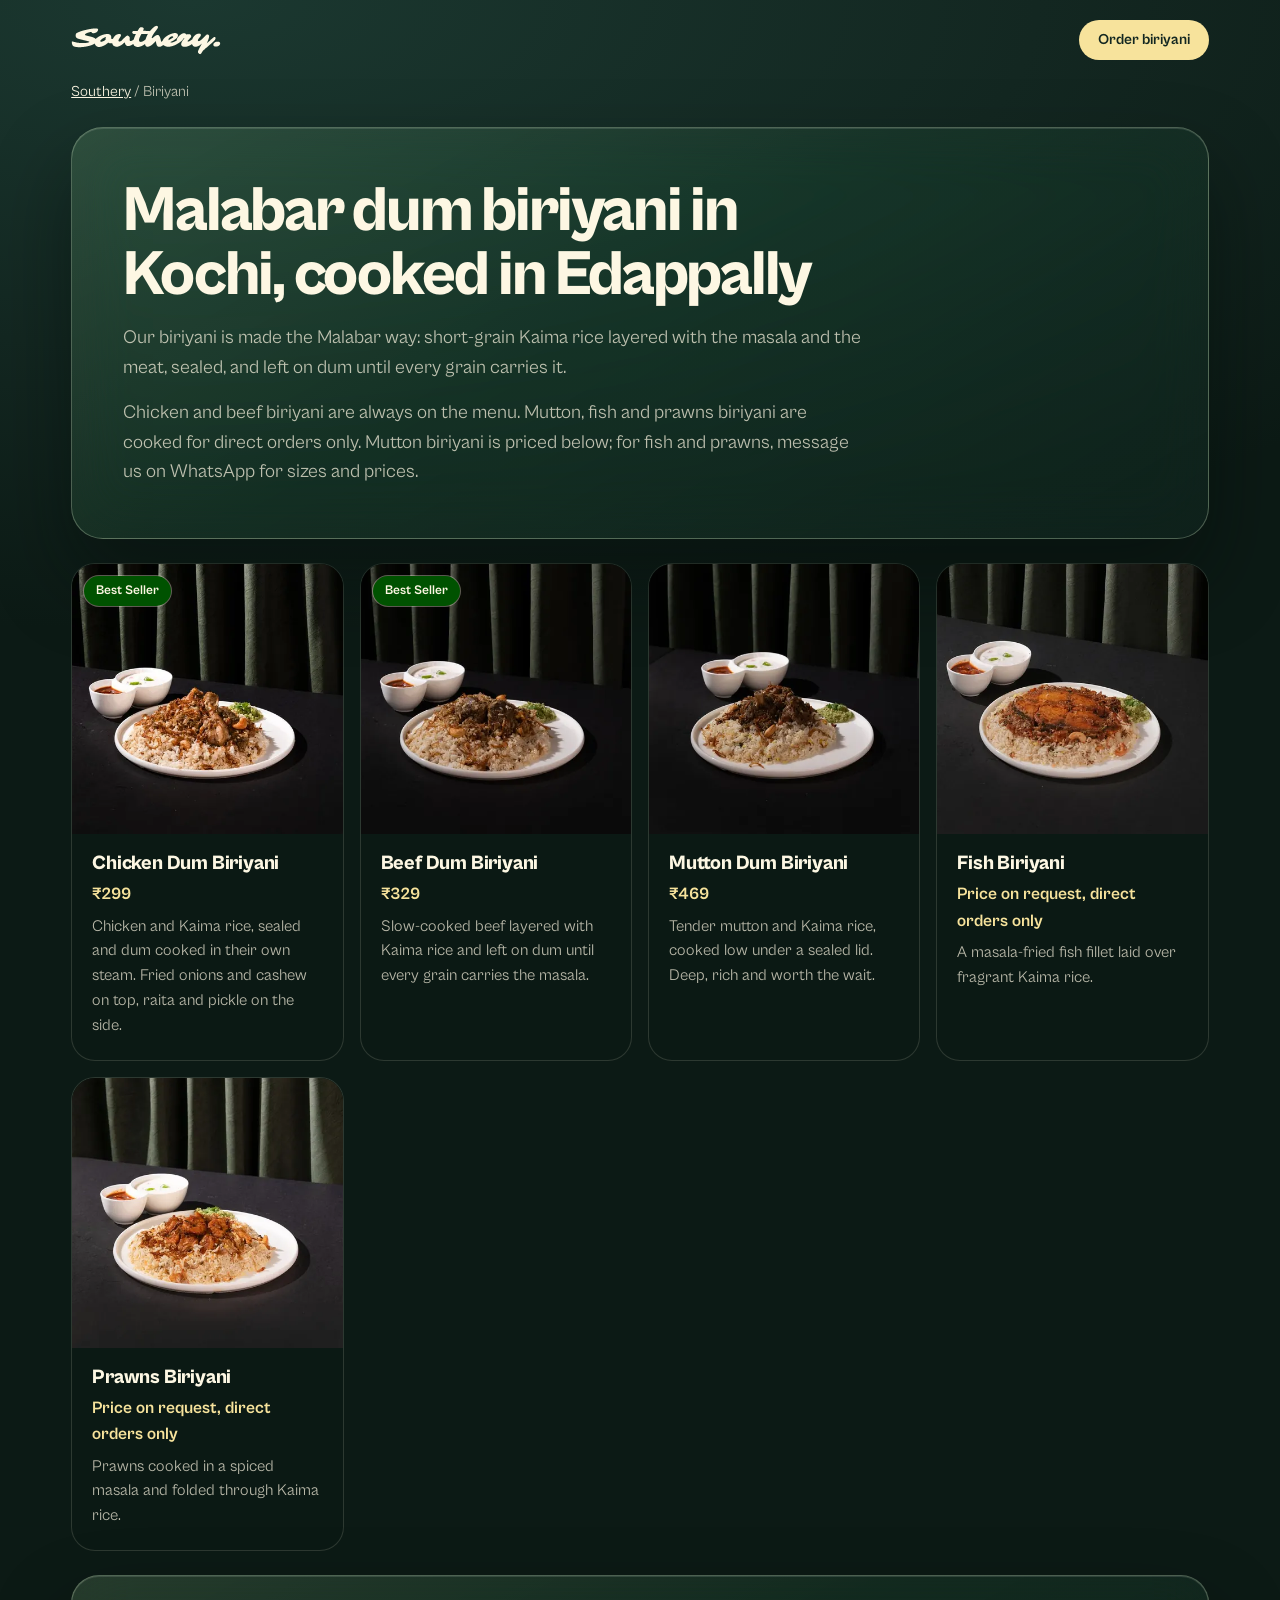
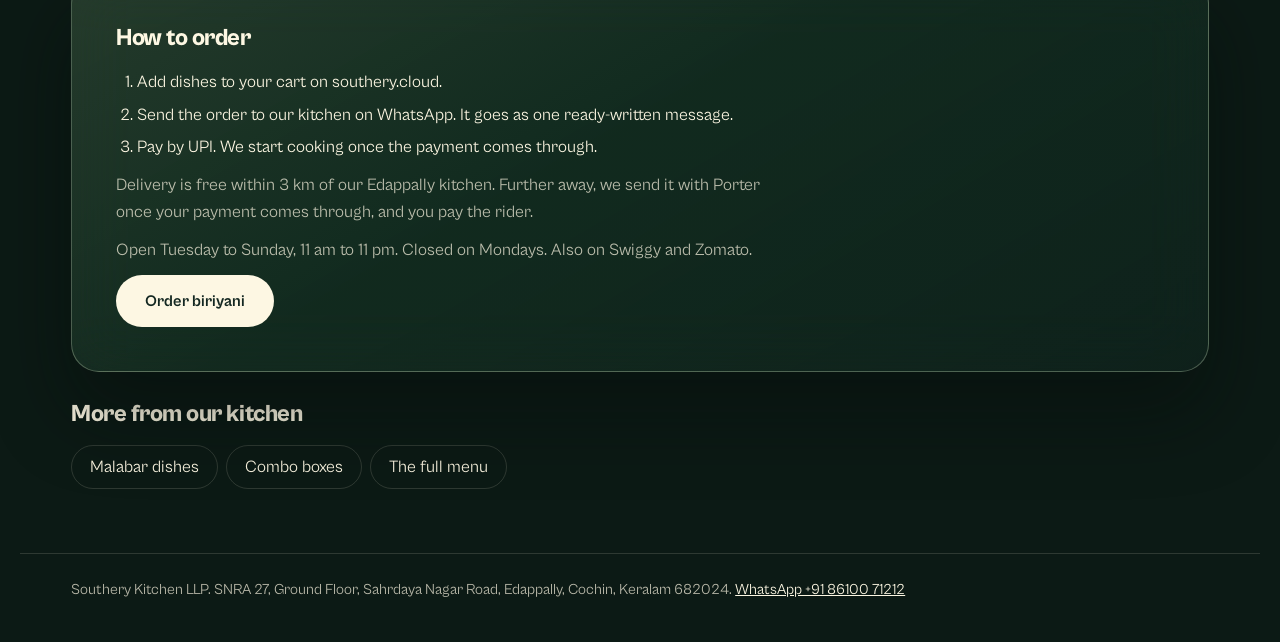
<file: biriyani.html>
<!doctype html>
<!-- Built by scripts/menu-snapshot.js from app.js and scripts/pages.js. Edit those, not this file. -->
<html lang="en">
<head>
<meta charset="utf-8">
<meta name="viewport" content="width=device-width, initial-scale=1, viewport-fit=cover">
<title>Malabar dum biriyani in Kochi — Southery, Edappally</title>
<meta name="description" content="Chicken and beef dum biriyani on Kaima rice, with mutton, fish and prawns biriyani on direct orders. Cooked in our Edappally kitchen and delivered across Kochi.">
<link rel="canonical" href="https://southery.cloud/biriyani">
<meta name="theme-color" content="#132721">
<link rel="icon" href="/favicon.svg" type="image/svg+xml">
<link rel="manifest" href="/manifest.webmanifest">
<meta property="og:type" content="website">
<meta property="og:site_name" content="Southery">
<meta property="og:locale" content="en_IN">
<meta property="og:url" content="https://southery.cloud/biriyani">
<meta property="og:title" content="Malabar dum biriyani in Kochi, cooked in Edappally — Southery">
<meta property="og:description" content="Chicken and beef dum biriyani on Kaima rice, with mutton, fish and prawns biriyani on direct orders. Cooked in our Edappally kitchen and delivered across Kochi.">
<meta property="og:image" content="https://southery.cloud/assets/photos/og-southery.jpg">
<meta name="twitter:card" content="summary_large_image">
<link rel="preload" href="/assets/fonts/cabinet-800.woff2" as="font" type="font/woff2" crossorigin>
<link rel="stylesheet" href="/styles.css">
<script type="application/ld+json">{"@context":"https://schema.org","@type":"BreadcrumbList","itemListElement":[{"@type":"ListItem","position":1,"name":"Southery","item":"https://southery.cloud/"},{"@type":"ListItem","position":2,"name":"Biriyani","item":"https://southery.cloud/biriyani"}]}</script>
<script type="application/ld+json">{"@context":"https://schema.org","@type":"MenuSection","name":"Biriyani","url":"https://southery.cloud/biriyani","isPartOf":{"@type":"Menu","@id":"https://southery.cloud/#southery-menu"},"hasMenuItem":[{"@type":"MenuItem","name":"Chicken Dum Biriyani","description":"Chicken and Kaima rice, sealed and dum cooked in their own steam. Fried onions and cashew on top, raita and pickle on the side.","url":"https://southery.cloud/biriyani#chicken-dum-biriyani","offers":{"@type":"Offer","price":"299","priceCurrency":"INR"},"image":"https://southery.cloud/assets/photos/chicken-dum-biriyani.jpg"},{"@type":"MenuItem","name":"Beef Dum Biriyani","description":"Slow-cooked beef layered with Kaima rice and left on dum until every grain carries the masala.","url":"https://southery.cloud/biriyani#beef-dum-biriyani","offers":{"@type":"Offer","price":"329","priceCurrency":"INR"},"image":"https://southery.cloud/assets/photos/beef-dum-biriyani.jpg"},{"@type":"MenuItem","name":"Mutton Dum Biriyani","description":"Tender mutton and Kaima rice, cooked low under a sealed lid. Deep, rich and worth the wait.","url":"https://southery.cloud/biriyani#mutton-dum-biriyani","offers":{"@type":"Offer","price":"469","priceCurrency":"INR"},"image":"https://southery.cloud/assets/photos/mutton-dum-biriyani.jpg"},{"@type":"MenuItem","name":"Fish Biriyani","description":"A masala-fried fish fillet laid over fragrant Kaima rice.","url":"https://southery.cloud/biriyani#fish-biriyani","image":"https://southery.cloud/assets/photos/fish-biriyani.jpg"},{"@type":"MenuItem","name":"Prawns Biriyani","description":"Prawns cooked in a spiced masala and folded through Kaima rice.","url":"https://southery.cloud/biriyani#prawns-biriyani","image":"https://southery.cloud/assets/photos/prawns-biriyani.jpg"}]}</script>
</head>
<body class="dp">
<a class="skip" href="#dishes">Skip to the dishes</a>
<header class="dp-top wrap"><a href="/" class="dp-top__logo"><img src="/assets/logo/southery-script-ivory.svg" alt="Southery home" width="150" height="30"></a><a class="btn btn--gold btn--sm" href="/#menu-biriyani">Order biriyani</a></header>
<main class="wrap dp-main">
<nav class="dp-crumbs" aria-label="Breadcrumb"><a href="/">Southery</a> <span aria-hidden="true">/</span> <span aria-current="page">Biriyani</span></nav>
<section class="pane dp-intro" aria-labelledby="dp-title"><h1 id="dp-title" class="h2">Malabar dum biriyani in Kochi, cooked in Edappally</h1><p>Our biriyani is made the Malabar way: short-grain Kaima rice layered with the masala and the meat, sealed, and left on dum until every grain carries it.</p><p>Chicken and beef biriyani are always on the menu. Mutton, fish and prawns biriyani are cooked for direct orders only. Mutton biriyani is priced below; for fish and prawns, message us on WhatsApp for sizes and prices.</p></section>
<section id="dishes" class="dp-dishes" aria-label="Biriyani">
<article class="dp-dish" id="chicken-dum-biriyani"><div class="dp-dish__photo"><picture><source type="image/webp" srcset="/assets/photos/chicken-dum-biriyani-480.webp 480w, /assets/photos/chicken-dum-biriyani-720.webp 720w" sizes="(max-width: 560px) 92vw, 360px"><img src="/assets/photos/chicken-dum-biriyani.jpg" alt="Chicken Dum Biriyani" width="720" height="720" decoding="async"></picture><span class="dish__tag dish__tag--best">Best Seller</span></div><div class="dp-dish__body"><h3>Chicken Dum Biriyani</h3><p class="dp-dish__price">₹299</p><p>Chicken and Kaima rice, sealed and dum cooked in their own steam. Fried onions and cashew on top, raita and pickle on the side.</p></div></article>
<article class="dp-dish" id="beef-dum-biriyani"><div class="dp-dish__photo"><picture><source type="image/webp" srcset="/assets/photos/beef-dum-biriyani-480.webp 480w, /assets/photos/beef-dum-biriyani-720.webp 720w" sizes="(max-width: 560px) 92vw, 360px"><img src="/assets/photos/beef-dum-biriyani.jpg" alt="Beef Dum Biriyani" width="720" height="720" decoding="async"></picture><span class="dish__tag dish__tag--best">Best Seller</span></div><div class="dp-dish__body"><h3>Beef Dum Biriyani</h3><p class="dp-dish__price">₹329</p><p>Slow-cooked beef layered with Kaima rice and left on dum until every grain carries the masala.</p></div></article>
<article class="dp-dish" id="mutton-dum-biriyani"><div class="dp-dish__photo"><picture><source type="image/webp" srcset="/assets/photos/mutton-dum-biriyani-480.webp 480w, /assets/photos/mutton-dum-biriyani-720.webp 720w" sizes="(max-width: 560px) 92vw, 360px"><img src="/assets/photos/mutton-dum-biriyani.jpg" alt="Mutton Dum Biriyani" width="720" height="720" decoding="async"></picture></div><div class="dp-dish__body"><h3>Mutton Dum Biriyani</h3><p class="dp-dish__price">₹469</p><p>Tender mutton and Kaima rice, cooked low under a sealed lid. Deep, rich and worth the wait.</p></div></article>
<article class="dp-dish" id="fish-biriyani"><div class="dp-dish__photo"><picture><source type="image/webp" srcset="/assets/photos/fish-biriyani-480.webp 480w, /assets/photos/fish-biriyani-720.webp 720w" sizes="(max-width: 560px) 92vw, 360px"><img src="/assets/photos/fish-biriyani.jpg" alt="Fish Biriyani" width="720" height="720" loading="lazy" decoding="async"></picture></div><div class="dp-dish__body"><h3>Fish Biriyani</h3><p class="dp-dish__price">Price on request, direct orders only</p><p>A masala-fried fish fillet laid over fragrant Kaima rice.</p></div></article>
<article class="dp-dish" id="prawns-biriyani"><div class="dp-dish__photo"><picture><source type="image/webp" srcset="/assets/photos/prawns-biriyani-480.webp 480w, /assets/photos/prawns-biriyani-720.webp 720w" sizes="(max-width: 560px) 92vw, 360px"><img src="/assets/photos/prawns-biriyani.jpg" alt="Prawns Biriyani" width="720" height="720" loading="lazy" decoding="async"></picture></div><div class="dp-dish__body"><h3>Prawns Biriyani</h3><p class="dp-dish__price">Price on request, direct orders only</p><p>Prawns cooked in a spiced masala and folded through Kaima rice.</p></div></article>
</section>
<section class="pane dp-how" aria-labelledby="how-title"><h2 id="how-title">How to order</h2><ol><li>Add dishes to your cart on southery.cloud.</li><li>Send the order to our kitchen on WhatsApp. It goes as one ready-written message.</li><li>Pay by UPI. We start cooking once the payment comes through.</li></ol><p>Delivery is free within 3 km of our Edappally kitchen. Further away, we send it with Porter once your payment comes through, and you pay the rider.</p><p>Open Tuesday to Sunday, 11 am to 11 pm. Closed on Mondays. Also on Swiggy and Zomato.</p><a class="btn btn--ivory" href="/#menu-biriyani">Order biriyani</a></section>
<nav class="dp-more" aria-label="More from the menu"><h2>More from our kitchen</h2><ul><li><a href="/malabar-dishes">Malabar dishes</a></li><li><a href="/combo-boxes">Combo boxes</a></li><li><a href="/#menu">The full menu</a></li></ul></nav>
</main>
<footer class="dp-foot wrap"><p>Southery Kitchen LLP. SNRA 27, Ground Floor, Sahrdaya Nagar Road, Edappally, Cochin, Keralam 682024. <a href="https://wa.me/918610071212">WhatsApp +91 86100 71212</a></p></footer>
</body>
</html>
</file>
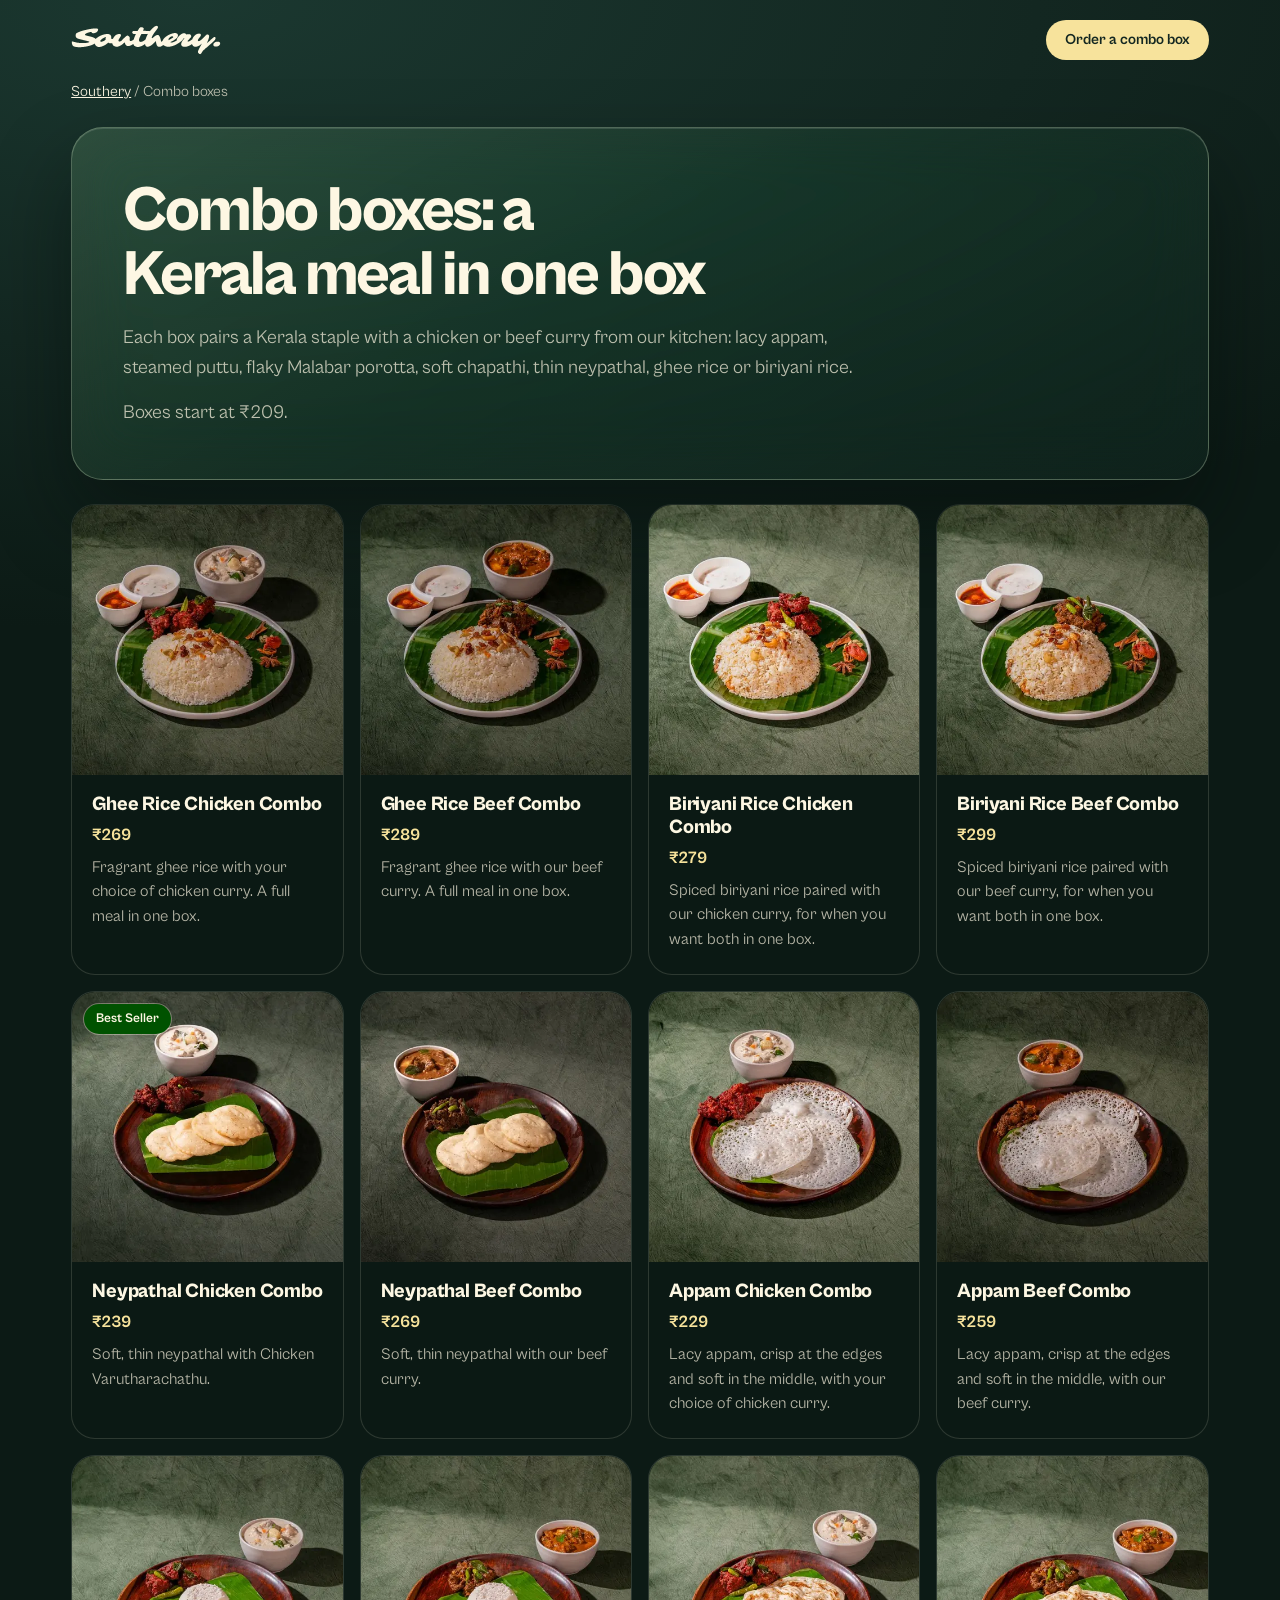
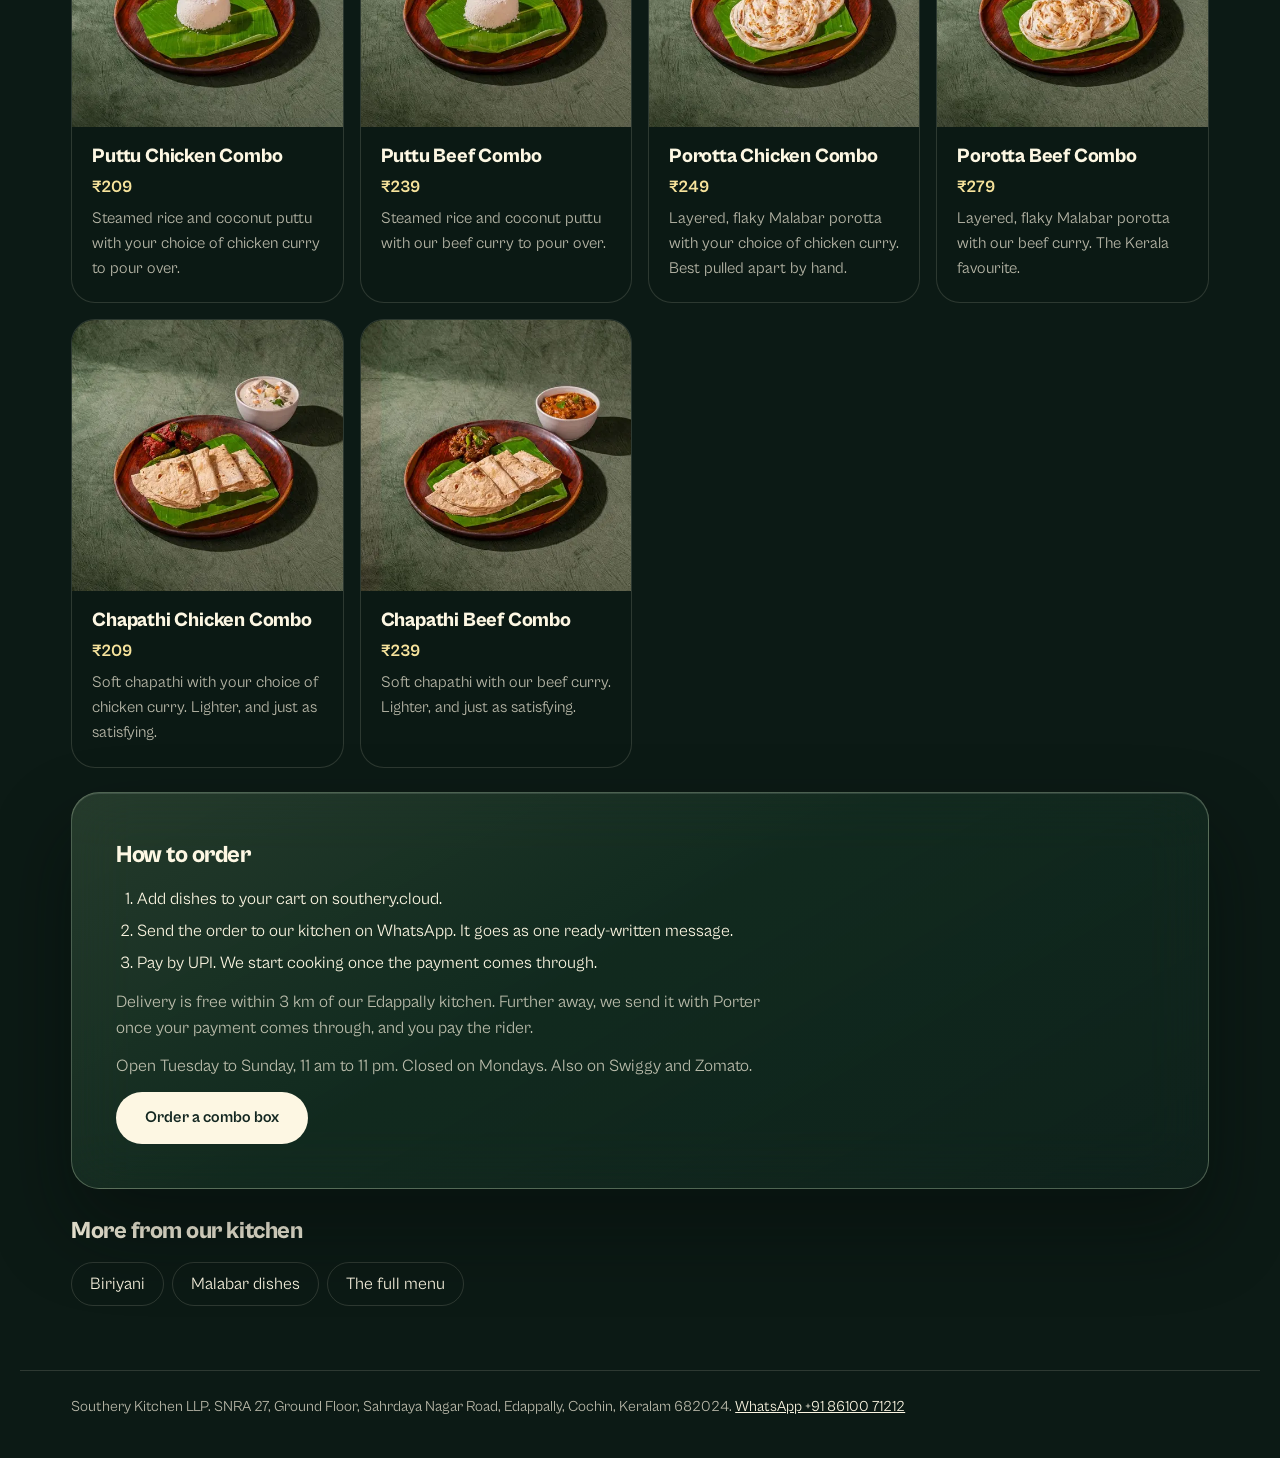
<file: combo-boxes.html>
<!doctype html>
<!-- Built by scripts/menu-snapshot.js from app.js and scripts/pages.js. Edit those, not this file. -->
<html lang="en">
<head>
<meta charset="utf-8">
<meta name="viewport" content="width=device-width, initial-scale=1, viewport-fit=cover">
<title>Kerala combo boxes in Kochi: appam, puttu, porotta — Southery</title>
<meta name="description" content="Appam, puttu, porotta, chapathi, neypathal, ghee rice or biriyani rice with chicken or beef curry, in one box. From ₹209, delivered across Kochi from Edappally.">
<link rel="canonical" href="https://southery.cloud/combo-boxes">
<meta name="theme-color" content="#132721">
<link rel="icon" href="/favicon.svg" type="image/svg+xml">
<link rel="manifest" href="/manifest.webmanifest">
<meta property="og:type" content="website">
<meta property="og:site_name" content="Southery">
<meta property="og:locale" content="en_IN">
<meta property="og:url" content="https://southery.cloud/combo-boxes">
<meta property="og:title" content="Combo boxes: a Kerala meal in one box — Southery">
<meta property="og:description" content="Appam, puttu, porotta, chapathi, neypathal, ghee rice or biriyani rice with chicken or beef curry, in one box. From ₹209, delivered across Kochi from Edappally.">
<meta property="og:image" content="https://southery.cloud/assets/photos/og-southery.jpg">
<meta name="twitter:card" content="summary_large_image">
<link rel="preload" href="/assets/fonts/cabinet-800.woff2" as="font" type="font/woff2" crossorigin>
<link rel="stylesheet" href="/styles.css">
<script type="application/ld+json">{"@context":"https://schema.org","@type":"BreadcrumbList","itemListElement":[{"@type":"ListItem","position":1,"name":"Southery","item":"https://southery.cloud/"},{"@type":"ListItem","position":2,"name":"Combo boxes","item":"https://southery.cloud/combo-boxes"}]}</script>
<script type="application/ld+json">{"@context":"https://schema.org","@type":"MenuSection","name":"Boxes","url":"https://southery.cloud/combo-boxes","isPartOf":{"@type":"Menu","@id":"https://southery.cloud/#southery-menu"},"hasMenuItem":[{"@type":"MenuItem","name":"Ghee Rice Chicken Combo","description":"Fragrant ghee rice with your choice of chicken curry. A full meal in one box.","url":"https://southery.cloud/combo-boxes#ghee-rice-chicken-combo","offers":{"@type":"Offer","price":"269","priceCurrency":"INR"},"image":"https://southery.cloud/assets/photos/ghee-rice-chicken-combo.jpg"},{"@type":"MenuItem","name":"Ghee Rice Beef Combo","description":"Fragrant ghee rice with our beef curry. A full meal in one box.","url":"https://southery.cloud/combo-boxes#ghee-rice-beef-combo","offers":{"@type":"Offer","price":"289","priceCurrency":"INR"},"image":"https://southery.cloud/assets/photos/ghee-rice-beef-combo.jpg"},{"@type":"MenuItem","name":"Biriyani Rice Chicken Combo","description":"Spiced biriyani rice paired with our chicken curry, for when you want both in one box.","url":"https://southery.cloud/combo-boxes#biriyani-rice-chicken-combo","offers":{"@type":"Offer","price":"279","priceCurrency":"INR"},"image":"https://southery.cloud/assets/photos/biriyani-rice-chicken-combo.jpg"},{"@type":"MenuItem","name":"Biriyani Rice Beef Combo","description":"Spiced biriyani rice paired with our beef curry, for when you want both in one box.","url":"https://southery.cloud/combo-boxes#biriyani-rice-beef-combo","offers":{"@type":"Offer","price":"299","priceCurrency":"INR"},"image":"https://southery.cloud/assets/photos/biriyani-rice-beef-combo.jpg"},{"@type":"MenuItem","name":"Neypathal Chicken Combo","description":"Soft, thin neypathal with Chicken Varutharachathu.","url":"https://southery.cloud/combo-boxes#pathal-chicken-combo","offers":{"@type":"Offer","price":"239","priceCurrency":"INR"},"image":"https://southery.cloud/assets/photos/pathal-chicken-combo.jpg"},{"@type":"MenuItem","name":"Neypathal Beef Combo","description":"Soft, thin neypathal with our beef curry.","url":"https://southery.cloud/combo-boxes#pathal-beef-combo","offers":{"@type":"Offer","price":"269","priceCurrency":"INR"},"image":"https://southery.cloud/assets/photos/pathal-beef-combo.jpg"},{"@type":"MenuItem","name":"Appam Chicken Combo","description":"Lacy appam, crisp at the edges and soft in the middle, with your choice of chicken curry.","url":"https://southery.cloud/combo-boxes#appam-chicken-combo","offers":{"@type":"Offer","price":"229","priceCurrency":"INR"},"image":"https://southery.cloud/assets/photos/appam-chicken-combo.jpg"},{"@type":"MenuItem","name":"Appam Beef Combo","description":"Lacy appam, crisp at the edges and soft in the middle, with our beef curry.","url":"https://southery.cloud/combo-boxes#appam-beef-combo","offers":{"@type":"Offer","price":"259","priceCurrency":"INR"},"image":"https://southery.cloud/assets/photos/appam-beef-combo.jpg"},{"@type":"MenuItem","name":"Puttu Chicken Combo","description":"Steamed rice and coconut puttu with your choice of chicken curry to pour over.","url":"https://southery.cloud/combo-boxes#puttu-chicken-combo","offers":{"@type":"Offer","price":"209","priceCurrency":"INR"},"image":"https://southery.cloud/assets/photos/puttu-chicken-combo.jpg"},{"@type":"MenuItem","name":"Puttu Beef Combo","description":"Steamed rice and coconut puttu with our beef curry to pour over.","url":"https://southery.cloud/combo-boxes#puttu-beef-combo","offers":{"@type":"Offer","price":"239","priceCurrency":"INR"},"image":"https://southery.cloud/assets/photos/puttu-beef-combo.jpg"},{"@type":"MenuItem","name":"Porotta Chicken Combo","description":"Layered, flaky Malabar porotta with your choice of chicken curry. Best pulled apart by hand.","url":"https://southery.cloud/combo-boxes#porotta-chicken-combo","offers":{"@type":"Offer","price":"249","priceCurrency":"INR"},"image":"https://southery.cloud/assets/photos/porotta-chicken-combo.jpg"},{"@type":"MenuItem","name":"Porotta Beef Combo","description":"Layered, flaky Malabar porotta with our beef curry. The Kerala favourite.","url":"https://southery.cloud/combo-boxes#porotta-beef-combo","offers":{"@type":"Offer","price":"279","priceCurrency":"INR"},"image":"https://southery.cloud/assets/photos/porotta-beef-combo.jpg"},{"@type":"MenuItem","name":"Chapathi Chicken Combo","description":"Soft chapathi with your choice of chicken curry. Lighter, and just as satisfying.","url":"https://southery.cloud/combo-boxes#chapathi-chicken-combo","offers":{"@type":"Offer","price":"209","priceCurrency":"INR"},"image":"https://southery.cloud/assets/photos/chapathi-chicken-combo.jpg"},{"@type":"MenuItem","name":"Chapathi Beef Combo","description":"Soft chapathi with our beef curry. Lighter, and just as satisfying.","url":"https://southery.cloud/combo-boxes#chapathi-beef-combo","offers":{"@type":"Offer","price":"239","priceCurrency":"INR"},"image":"https://southery.cloud/assets/photos/chapathi-beef-combo.jpg"}]}</script>
</head>
<body class="dp">
<a class="skip" href="#dishes">Skip to the dishes</a>
<header class="dp-top wrap"><a href="/" class="dp-top__logo"><img src="/assets/logo/southery-script-ivory.svg" alt="Southery home" width="150" height="30"></a><a class="btn btn--gold btn--sm" href="/#menu-boxes">Order a combo box</a></header>
<main class="wrap dp-main">
<nav class="dp-crumbs" aria-label="Breadcrumb"><a href="/">Southery</a> <span aria-hidden="true">/</span> <span aria-current="page">Combo boxes</span></nav>
<section class="pane dp-intro" aria-labelledby="dp-title"><h1 id="dp-title" class="h2">Combo boxes: a Kerala meal in one box</h1><p>Each box pairs a Kerala staple with a chicken or beef curry from our kitchen: lacy appam, steamed puttu, flaky Malabar porotta, soft chapathi, thin neypathal, ghee rice or biriyani rice.</p><p>Boxes start at ₹209.</p></section>
<section id="dishes" class="dp-dishes" aria-label="Boxes">
<article class="dp-dish" id="ghee-rice-chicken-combo"><div class="dp-dish__photo"><picture><source type="image/webp" srcset="/assets/photos/ghee-rice-chicken-combo-480.webp 480w, /assets/photos/ghee-rice-chicken-combo-720.webp 720w" sizes="(max-width: 560px) 92vw, 360px"><img src="/assets/photos/ghee-rice-chicken-combo.jpg" alt="Ghee Rice Chicken Combo" width="720" height="720" decoding="async"></picture></div><div class="dp-dish__body"><h3>Ghee Rice Chicken Combo</h3><p class="dp-dish__price">₹269</p><p>Fragrant ghee rice with your choice of chicken curry. A full meal in one box.</p></div></article>
<article class="dp-dish" id="ghee-rice-beef-combo"><div class="dp-dish__photo"><picture><source type="image/webp" srcset="/assets/photos/ghee-rice-beef-combo-480.webp 480w, /assets/photos/ghee-rice-beef-combo-720.webp 720w" sizes="(max-width: 560px) 92vw, 360px"><img src="/assets/photos/ghee-rice-beef-combo.jpg" alt="Ghee Rice Beef Combo" width="720" height="720" decoding="async"></picture></div><div class="dp-dish__body"><h3>Ghee Rice Beef Combo</h3><p class="dp-dish__price">₹289</p><p>Fragrant ghee rice with our beef curry. A full meal in one box.</p></div></article>
<article class="dp-dish" id="biriyani-rice-chicken-combo"><div class="dp-dish__photo"><picture><source type="image/webp" srcset="/assets/photos/biriyani-rice-chicken-combo-480.webp 480w, /assets/photos/biriyani-rice-chicken-combo-720.webp 720w" sizes="(max-width: 560px) 92vw, 360px"><img src="/assets/photos/biriyani-rice-chicken-combo.jpg" alt="Biriyani Rice Chicken Combo" width="720" height="720" decoding="async"></picture></div><div class="dp-dish__body"><h3>Biriyani Rice Chicken Combo</h3><p class="dp-dish__price">₹279</p><p>Spiced biriyani rice paired with our chicken curry, for when you want both in one box.</p></div></article>
<article class="dp-dish" id="biriyani-rice-beef-combo"><div class="dp-dish__photo"><picture><source type="image/webp" srcset="/assets/photos/biriyani-rice-beef-combo-480.webp 480w, /assets/photos/biriyani-rice-beef-combo-720.webp 720w" sizes="(max-width: 560px) 92vw, 360px"><img src="/assets/photos/biriyani-rice-beef-combo.jpg" alt="Biriyani Rice Beef Combo" width="720" height="720" loading="lazy" decoding="async"></picture></div><div class="dp-dish__body"><h3>Biriyani Rice Beef Combo</h3><p class="dp-dish__price">₹299</p><p>Spiced biriyani rice paired with our beef curry, for when you want both in one box.</p></div></article>
<article class="dp-dish" id="pathal-chicken-combo"><div class="dp-dish__photo"><picture><source type="image/webp" srcset="/assets/photos/pathal-chicken-combo-480.webp 480w, /assets/photos/pathal-chicken-combo-720.webp 720w" sizes="(max-width: 560px) 92vw, 360px"><img src="/assets/photos/pathal-chicken-combo.jpg" alt="Neypathal Chicken Combo" width="720" height="720" loading="lazy" decoding="async"></picture><span class="dish__tag dish__tag--best">Best Seller</span></div><div class="dp-dish__body"><h3>Neypathal Chicken Combo</h3><p class="dp-dish__price">₹239</p><p>Soft, thin neypathal with Chicken Varutharachathu.</p></div></article>
<article class="dp-dish" id="pathal-beef-combo"><div class="dp-dish__photo"><picture><source type="image/webp" srcset="/assets/photos/pathal-beef-combo-480.webp 480w, /assets/photos/pathal-beef-combo-720.webp 720w" sizes="(max-width: 560px) 92vw, 360px"><img src="/assets/photos/pathal-beef-combo.jpg" alt="Neypathal Beef Combo" width="720" height="720" loading="lazy" decoding="async"></picture></div><div class="dp-dish__body"><h3>Neypathal Beef Combo</h3><p class="dp-dish__price">₹269</p><p>Soft, thin neypathal with our beef curry.</p></div></article>
<article class="dp-dish" id="appam-chicken-combo"><div class="dp-dish__photo"><picture><source type="image/webp" srcset="/assets/photos/appam-chicken-combo-480.webp 480w, /assets/photos/appam-chicken-combo-720.webp 720w" sizes="(max-width: 560px) 92vw, 360px"><img src="/assets/photos/appam-chicken-combo.jpg" alt="Appam Chicken Combo" width="720" height="720" loading="lazy" decoding="async"></picture></div><div class="dp-dish__body"><h3>Appam Chicken Combo</h3><p class="dp-dish__price">₹229</p><p>Lacy appam, crisp at the edges and soft in the middle, with your choice of chicken curry.</p></div></article>
<article class="dp-dish" id="appam-beef-combo"><div class="dp-dish__photo"><picture><source type="image/webp" srcset="/assets/photos/appam-beef-combo-480.webp 480w, /assets/photos/appam-beef-combo-720.webp 720w" sizes="(max-width: 560px) 92vw, 360px"><img src="/assets/photos/appam-beef-combo.jpg" alt="Appam Beef Combo" width="720" height="720" loading="lazy" decoding="async"></picture></div><div class="dp-dish__body"><h3>Appam Beef Combo</h3><p class="dp-dish__price">₹259</p><p>Lacy appam, crisp at the edges and soft in the middle, with our beef curry.</p></div></article>
<article class="dp-dish" id="puttu-chicken-combo"><div class="dp-dish__photo"><picture><source type="image/webp" srcset="/assets/photos/puttu-chicken-combo-480.webp 480w, /assets/photos/puttu-chicken-combo-720.webp 720w" sizes="(max-width: 560px) 92vw, 360px"><img src="/assets/photos/puttu-chicken-combo.jpg" alt="Puttu Chicken Combo" width="720" height="720" loading="lazy" decoding="async"></picture></div><div class="dp-dish__body"><h3>Puttu Chicken Combo</h3><p class="dp-dish__price">₹209</p><p>Steamed rice and coconut puttu with your choice of chicken curry to pour over.</p></div></article>
<article class="dp-dish" id="puttu-beef-combo"><div class="dp-dish__photo"><picture><source type="image/webp" srcset="/assets/photos/puttu-beef-combo-480.webp 480w, /assets/photos/puttu-beef-combo-720.webp 720w" sizes="(max-width: 560px) 92vw, 360px"><img src="/assets/photos/puttu-beef-combo.jpg" alt="Puttu Beef Combo" width="720" height="720" loading="lazy" decoding="async"></picture></div><div class="dp-dish__body"><h3>Puttu Beef Combo</h3><p class="dp-dish__price">₹239</p><p>Steamed rice and coconut puttu with our beef curry to pour over.</p></div></article>
<article class="dp-dish" id="porotta-chicken-combo"><div class="dp-dish__photo"><picture><source type="image/webp" srcset="/assets/photos/porotta-chicken-combo-480.webp 480w, /assets/photos/porotta-chicken-combo-720.webp 720w" sizes="(max-width: 560px) 92vw, 360px"><img src="/assets/photos/porotta-chicken-combo.jpg" alt="Porotta Chicken Combo" width="720" height="720" loading="lazy" decoding="async"></picture></div><div class="dp-dish__body"><h3>Porotta Chicken Combo</h3><p class="dp-dish__price">₹249</p><p>Layered, flaky Malabar porotta with your choice of chicken curry. Best pulled apart by hand.</p></div></article>
<article class="dp-dish" id="porotta-beef-combo"><div class="dp-dish__photo"><picture><source type="image/webp" srcset="/assets/photos/porotta-beef-combo-480.webp 480w, /assets/photos/porotta-beef-combo-720.webp 720w" sizes="(max-width: 560px) 92vw, 360px"><img src="/assets/photos/porotta-beef-combo.jpg" alt="Porotta Beef Combo" width="720" height="720" loading="lazy" decoding="async"></picture></div><div class="dp-dish__body"><h3>Porotta Beef Combo</h3><p class="dp-dish__price">₹279</p><p>Layered, flaky Malabar porotta with our beef curry. The Kerala favourite.</p></div></article>
<article class="dp-dish" id="chapathi-chicken-combo"><div class="dp-dish__photo"><picture><source type="image/webp" srcset="/assets/photos/chapathi-chicken-combo-480.webp 480w, /assets/photos/chapathi-chicken-combo-720.webp 720w" sizes="(max-width: 560px) 92vw, 360px"><img src="/assets/photos/chapathi-chicken-combo.jpg" alt="Chapathi Chicken Combo" width="720" height="720" loading="lazy" decoding="async"></picture></div><div class="dp-dish__body"><h3>Chapathi Chicken Combo</h3><p class="dp-dish__price">₹209</p><p>Soft chapathi with your choice of chicken curry. Lighter, and just as satisfying.</p></div></article>
<article class="dp-dish" id="chapathi-beef-combo"><div class="dp-dish__photo"><picture><source type="image/webp" srcset="/assets/photos/chapathi-beef-combo-480.webp 480w, /assets/photos/chapathi-beef-combo-720.webp 720w" sizes="(max-width: 560px) 92vw, 360px"><img src="/assets/photos/chapathi-beef-combo.jpg" alt="Chapathi Beef Combo" width="720" height="720" loading="lazy" decoding="async"></picture></div><div class="dp-dish__body"><h3>Chapathi Beef Combo</h3><p class="dp-dish__price">₹239</p><p>Soft chapathi with our beef curry. Lighter, and just as satisfying.</p></div></article>
</section>
<section class="pane dp-how" aria-labelledby="how-title"><h2 id="how-title">How to order</h2><ol><li>Add dishes to your cart on southery.cloud.</li><li>Send the order to our kitchen on WhatsApp. It goes as one ready-written message.</li><li>Pay by UPI. We start cooking once the payment comes through.</li></ol><p>Delivery is free within 3 km of our Edappally kitchen. Further away, we send it with Porter once your payment comes through, and you pay the rider.</p><p>Open Tuesday to Sunday, 11 am to 11 pm. Closed on Mondays. Also on Swiggy and Zomato.</p><a class="btn btn--ivory" href="/#menu-boxes">Order a combo box</a></section>
<nav class="dp-more" aria-label="More from the menu"><h2>More from our kitchen</h2><ul><li><a href="/biriyani">Biriyani</a></li><li><a href="/malabar-dishes">Malabar dishes</a></li><li><a href="/#menu">The full menu</a></li></ul></nav>
</main>
<footer class="dp-foot wrap"><p>Southery Kitchen LLP. SNRA 27, Ground Floor, Sahrdaya Nagar Road, Edappally, Cochin, Keralam 682024. <a href="https://wa.me/918610071212">WhatsApp +91 86100 71212</a></p></footer>
</body>
</html>
</file>
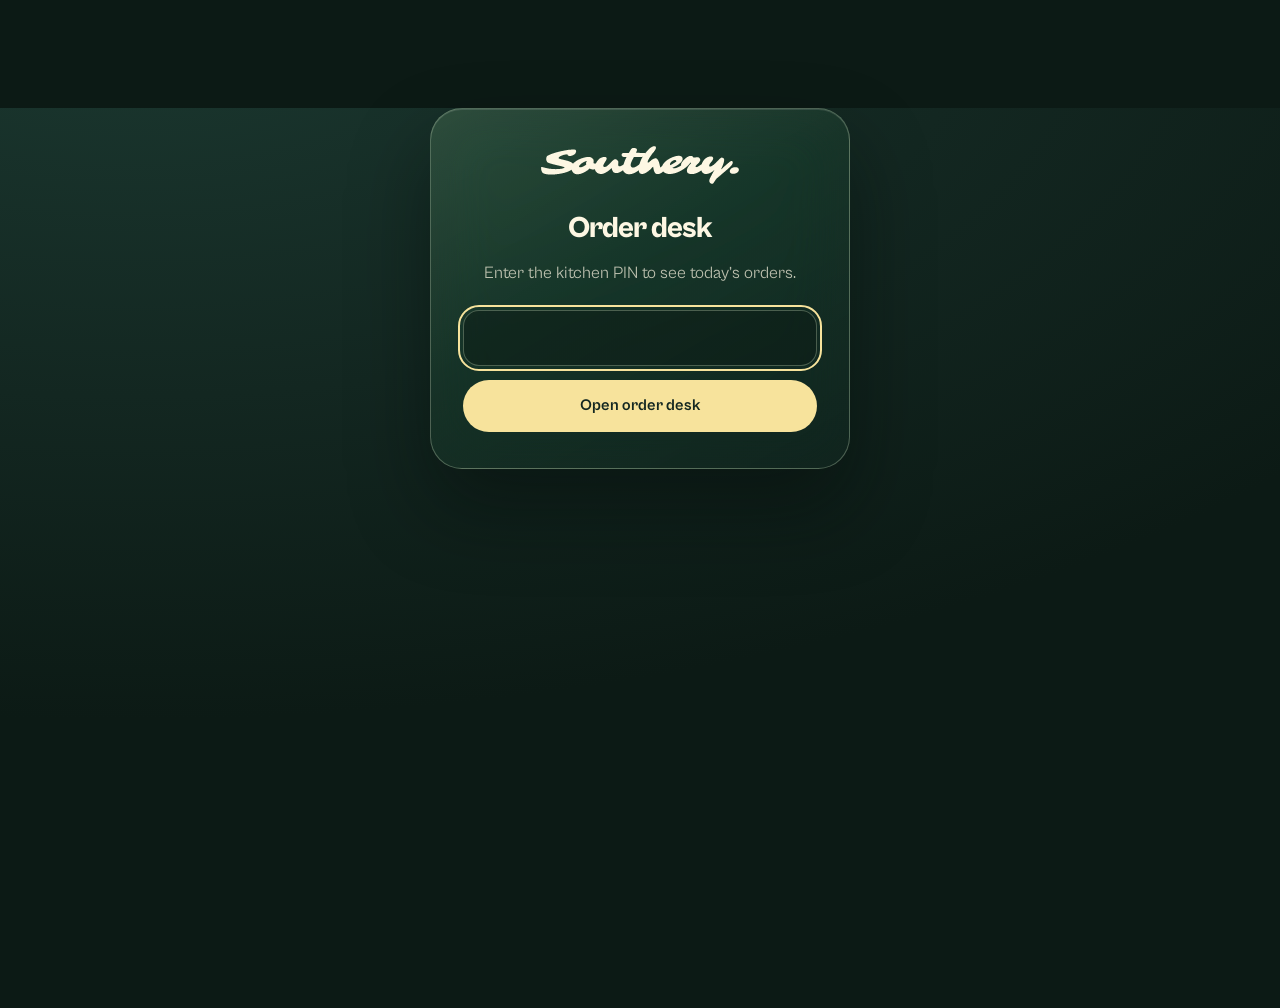
<file: kitchen.html>
<!doctype html>
<html lang="en">
<head>
<meta charset="utf-8">
<meta name="viewport" content="width=device-width, initial-scale=1, viewport-fit=cover">
<title>Order desk — Southery</title>
<meta name="robots" content="noindex, nofollow">
<meta name="theme-color" content="#132721">
<link rel="icon" href="/favicon.svg" type="image/svg+xml">
<link rel="preload" href="/assets/fonts/cabinet-800.woff2" as="font" type="font/woff2" crossorigin>
<link rel="stylesheet" href="/styles.css">
<style>
  html { background: var(--green-deep); }
  body { min-height: 100vh; background: radial-gradient(120% 80% at 10% 0%, var(--green-mid) 0%, var(--green) 55%, var(--green-deep) 100%) fixed; }
  .k-wrap { max-width: 1320px; margin: 0 auto; padding: 0 var(--gutter) 120px; }
  .k-top { display: flex; align-items: center; gap: 16px; padding: 20px 0; flex-wrap: wrap; }
  .k-top img { height: 30px; width: auto; }
  .k-top h1 { font-size: 22px; font-weight: 800; letter-spacing: -0.02em; margin-right: auto; }
  .k-top small { color: var(--ivory-soft); font-size: 14px; }
  .k-pin { max-width: 420px; margin: 12vh auto 0; padding: 36px 32px; text-align: center; }
  .k-pin img { margin: 0 auto 20px; height: 40px; width: auto; }
  .k-pin h1 { font-size: 30px; font-weight: 800; letter-spacing: -0.03em; }
  .k-pin p { color: var(--ivory-soft); margin: 8px 0 24px; }
  .k-pin input { width: 100%; height: 56px; border-radius: 16px; border: 1px solid var(--glass-rim); background: rgba(12,26,21,0.5); color: var(--ivory); font: inherit; font-size: 24px; letter-spacing: 0.4em; text-align: center; margin-bottom: 14px; }
  .k-err { color: var(--ivory); background: var(--chilli); border-radius: 12px; padding: 10px 14px; font-size: 15px; margin-bottom: 14px; }
  .k-tabs { display: flex; gap: 8px; overflow-x: auto; padding: 4px 0 18px; scrollbar-width: none; }
  .k-tabs button { flex: none; height: 40px; padding: 0 16px; border-radius: 999px; border: 1px solid var(--ivory-faint); background: rgba(253,247,227,0.04); cursor: pointer; font-size: 15px; }
  .k-tabs button[aria-pressed=true] { background: var(--ivory); color: var(--green); border-color: var(--ivory); font-weight: 700; }
  .k-tabs b { font-weight: 700; margin-left: 6px; opacity: .8; }
  .k-alert { position: sticky; top: 12px; z-index: 5; margin-bottom: 16px; padding: 14px 18px; border-radius: 16px; background: var(--gold); color: var(--green); font-weight: 700; display: flex; justify-content: space-between; align-items: center; gap: 12px; box-shadow: 0 12px 30px rgba(4,12,9,.4); }
  .k-alert button { background: none; border: 0; font-weight: 700; text-decoration: underline; cursor: pointer; color: inherit; }
  .k-list { display: grid; grid-template-columns: repeat(auto-fill, minmax(340px, 1fr)); gap: 16px; align-items: start; }
  .k-empty { color: var(--ivory-soft); padding: 40px 0; text-align: center; grid-column: 1 / -1; }
  .k-card { border-radius: 24px; padding: 20px; display: grid; grid-template-columns: minmax(0, 1fr); gap: 14px; position: relative; min-width: 0; }
  .k-card.is-new { box-shadow: 0 0 0 2px var(--gold), 0 30px 60px rgba(4,12,9,.4); }
  .k-card.is-picked { box-shadow: 0 0 0 2px var(--ivory), 0 30px 60px rgba(4,12,9,.4); }
  .k-head { display: flex; align-items: flex-start; gap: 12px; }
  .k-head label { display: flex; align-items: center; justify-content: center; width: 32px; height: 32px; flex: none; cursor: pointer; }
  .k-head input { width: 20px; height: 20px; accent-color: var(--gold); }
  .k-code { font-weight: 800; font-size: 19px; letter-spacing: -0.01em; }
  .k-when { color: var(--ivory-soft); font-size: 14px; }
  .k-pill { margin-left: auto; flex: none; font-size: 13px; font-weight: 700; padding: 5px 12px; border-radius: 999px; background: var(--ivory-faint); }
  .k-pill--new { background: var(--gold); color: var(--green); }
  .k-pill--out { background: transparent; box-shadow: inset 0 0 0 1px var(--ivory); }
  .k-pill--delivered { background: var(--wa-green); }
  .k-pill--cancelled { background: var(--chilli); }
  .k-flag { font-size: 14px; padding: 8px 12px; border-radius: 10px; background: rgba(253,247,227,0.06); color: var(--ivory-soft); }
  .k-flag--pay { background: rgba(247,227,156,0.12); border-left: 3px solid var(--gold); color: var(--ivory); }
  .k-sent { font-size: 14px; color: var(--ivory-soft); }
  .k-sent a { color: var(--ivory); }
  .k-flag--no { background: rgba(196,52,12,0.18); border-left: 3px solid var(--chilli); color: var(--ivory); }
  .k-who { display: grid; gap: 4px; font-size: 16px; }
  .k-who b { font-weight: 700; }
  .k-who p { color: var(--ivory-soft); }
  .k-links { display: flex; gap: 8px; flex-wrap: wrap; }
  .k-items { border-top: 1px solid var(--ivory-faint); border-bottom: 1px solid var(--ivory-faint); padding: 12px 0; display: grid; gap: 8px; }
  .k-items li { display: grid; grid-template-columns: auto 1fr auto; gap: 10px; font-size: 16px; }
  .k-items .q { font-weight: 800; min-width: 28px; }
  .k-items small { display: block; color: var(--ivory-soft); font-size: 14px; }
  .k-note { background: rgba(247,227,156,0.12); border-left: 3px solid var(--gold); padding: 8px 12px; border-radius: 10px; font-size: 15px; }
  .k-sum { display: flex; justify-content: space-between; align-items: center; gap: 12px; }
  .k-sum strong { font-size: 22px; font-weight: 800; }
  .k-sum span { color: var(--ivory-soft); font-size: 14px; }
  .k-paid { height: 36px; padding: 0 14px; border-radius: 999px; border: 1px solid var(--ivory-faint); background: transparent; cursor: pointer; font-size: 14px; font-weight: 700; }
  .k-paid[aria-pressed=true] { background: var(--wa-green); border-color: var(--wa-green); }
  .k-act { display: grid; grid-template-columns: minmax(0, 1fr) minmax(0, 170px); gap: 8px; }
  .k-act .btn { padding: 0 16px; }
  .k-act select { width: 100%; min-width: 0; height: 52px; border-radius: 999px; border: 1px solid rgba(253,247,227,0.45); background: rgba(253,247,227,0.06); color: var(--ivory); font: inherit; font-size: 15px; padding: 0 14px; }
  .k-act select option { color: #132721; }
  .k-bulk { position: fixed; left: 50%; bottom: max(16px, env(safe-area-inset-bottom)); transform: translateX(-50%); z-index: 10; width: min(760px, calc(100% - 24px)); padding: 12px; border-radius: 24px; display: flex; gap: 8px; align-items: center; flex-wrap: wrap; background: var(--glass-solid); }
  .k-bulk p { font-weight: 700; margin: 0 auto 0 8px; }
  .k-bulk .btn { height: 44px; padding: 0 16px; font-size: 15px; }
  @media (hover: hover) { .k-paid:hover { border-color: var(--ivory); } .k-tabs button:hover { border-color: var(--ivory); } }
  @media (max-width: 560px) {
    .k-list { grid-template-columns: minmax(0, 1fr); }
    .k-top h1 { margin-right: 0; }
    .k-top small { width: 100%; order: 3; }
    .k-act { grid-template-columns: minmax(0, 1fr) minmax(0, 132px); }
    .k-bulk p { width: 100%; margin: 0 0 4px 4px; }
    .k-bulk .btn { flex: 1 1 auto; }
  }
</style>
</head>
<body>
<main class="k-wrap">
  <section class="k-pin pane" data-lock aria-labelledby="pin-title" hidden>
    <img src="/assets/logo/southery-script-ivory.svg" alt="Southery" width="200" height="40">
    <h1 id="pin-title">Order desk</h1>
    <p>Enter the kitchen PIN to see today’s orders.</p>
    <form data-pin-form>
      <label class="skip" for="pin">Kitchen PIN</label>
      <input id="pin" name="pin" type="password" inputmode="numeric" autocomplete="current-password" required>
      <p class="k-err" data-pin-err role="alert" hidden></p>
      <button class="btn btn--gold btn--block" type="submit">Open order desk</button>
    </form>
  </section>

  <div data-desk hidden>
    <header class="k-top">
      <img src="/assets/logo/southery-script-ivory.svg" alt="Southery" width="150" height="30">
      <h1>Order desk</h1>
      <small data-updated aria-live="polite"></small>
      <button class="btn btn--ghost btn--sm" type="button" data-sound aria-pressed="true">Sound on</button>
      <button class="btn btn--ghost btn--sm" type="button" data-lock-btn>Lock</button>
    </header>
    <div class="k-alert" data-alert role="status" hidden><span data-alert-text></span><button type="button" data-alert-close>Got it</button></div>
    <nav class="k-tabs" aria-label="Filter orders" data-tabs></nav>
    <p class="k-err" data-load-err role="alert" hidden></p>
    <div class="k-list" data-list aria-live="polite"></div>
  </div>

  <div class="k-bulk pane" data-bulk hidden>
    <p data-bulk-count></p>
    <button class="btn btn--ghost" type="button" data-bulk-status="preparing">Preparing</button>
    <button class="btn btn--ghost" type="button" data-bulk-status="out">Out for delivery</button>
    <button class="btn btn--ivory" type="button" data-bulk-status="delivered">Delivered</button>
    <button class="btn btn--ghost" type="button" data-bulk-paid>Mark paid</button>
    <button class="btn btn--ghost" type="button" data-bulk-clear>Clear</button>
  </div>
</main>

<script>
(function () {
  'use strict';
  var $ = function (s, r) { return (r || document).querySelector(s); };
  var STEPS = { 'new': 'New', preparing: 'Preparing', out: 'Out for delivery', delivered: 'Delivered', cancelled: 'Cancelled' };
  var NEXT = { 'new': 'preparing', preparing: 'out', out: 'delivered' };
  var NEXT_LABEL = { 'new': 'Start preparing', preparing: 'Send out for delivery', out: 'Mark delivered' };
  var FILTERS = [
    ['active', 'Active', function (o) { return o.sent !== false && ['new', 'preparing', 'out'].indexOf(o.status) >= 0; }],
    ['new', 'New', function (o) { return o.sent !== false && o.status === 'new'; }],
    ['preparing', 'Preparing', function (o) { return o.status === 'preparing'; }],
    ['out', 'Out for delivery', function (o) { return o.status === 'out'; }],
    ['delivered', 'Delivered', function (o) { return o.status === 'delivered'; }],
    ['check', 'Check payment', function (o) { return !o.paid && !!o.payClaim && o.status !== 'cancelled'; }],
    ['unpaid', 'Not paid', function (o) { return o.sent !== false && !o.paid && o.status !== 'cancelled'; }],
    ['cancelled', 'Cancelled', function (o) { return o.status === 'cancelled'; }],
    ['notsent', 'Not sent', function (o) { return o.sent === false && o.status === 'new'; }]
  ];
  var pin = null, orders = [], filter = 'active', picked = {}, seen = null, fresh = {}, timer = null, sound = true, rev = null, claimed = {};
  try { pin = localStorage.getItem('southery-kitchen-pin'); sound = localStorage.getItem('southery-kitchen-sound') !== 'off'; } catch (e) {}

  function esc(s) { return String(s == null ? '' : s).replace(/[&<>"']/g, function (c) { return { '&': '&amp;', '<': '&lt;', '>': '&gt;', '"': '&quot;', "'": '&#39;' }[c]; }); }
  function rupee(n) { return n == null ? '' : '₹' + Math.round(n).toLocaleString('en-IN'); }
  function clock(t) { return new Date(t).toLocaleTimeString('en-IN', { hour: 'numeric', minute: '2-digit' }); }
  function ago(t) {
    var m = Math.round((Date.now() - t) / 60000);
    if (m < 1) return 'just now'; if (m < 60) return m + ' min ago';
    var d = new Date(t), today = new Date();
    return (d.toDateString() === today.toDateString() ? 'today ' : d.toLocaleDateString('en-IN', { day: 'numeric', month: 'short' }) + ', ') + clock(t);
  }
  function digits(p) { var d = String(p || '').replace(/\D/g, ''); return d.length === 10 ? '91' + d : d; }

  function call(method, data) {
    return fetch('/api/kitchen' + (method === 'GET' ? '?days=2' + (rev === null ? '' : '&rev=' + rev) : ''), {
      method: method, headers: { 'x-kitchen-pin': pin || '', 'Content-Type': 'application/json' },
      body: method === 'GET' ? undefined : JSON.stringify(data)
    }).then(function (r) {
      if (r.status === 401) throw { kind: 'pin' };
      if (r.status === 429) throw { kind: 'locked' };
      if (r.status === 503) throw { kind: 'setup' };
      if (!r.ok) throw { kind: 'server' };
      return r.json();
    });
  }

  /* ---------- PIN ---------- */
  function showLock(msg) {
    clearTimeout(timer); rev = null; $('[data-desk]').hidden = true; $('[data-bulk]').hidden = true; $('[data-lock]').hidden = false;
    var e = $('[data-pin-err]'); e.hidden = !msg; e.textContent = msg || ''; $('#pin').value = ''; $('#pin').focus();
  }
  $('[data-pin-form]').addEventListener('submit', function (e) {
    e.preventDefault(); pin = $('#pin').value.trim(); unlockAudio(); start();
  });
  $('[data-lock-btn]').addEventListener('click', function () {
    pin = null; try { localStorage.removeItem('southery-kitchen-pin'); } catch (e) {} seen = null; showLock();
  });
  function fail(err) {
    if (err && err.kind === 'pin') { try { localStorage.removeItem('southery-kitchen-pin'); } catch (e) {} return showLock('That PIN didn’t work. Try again.'); }
    if (err && err.kind === 'locked') return showLock('Too many wrong tries. Wait 15 minutes, then try again.');
    if (err && err.kind === 'setup') return showLock('The order desk isn’t switched on yet. Order storage and the kitchen PIN need to be added in Vercel.');
    var le = $('[data-load-err]'); le.hidden = false; le.textContent = 'Couldn’t reach the order desk. Checking again shortly.';
  }

  function start() {
    call('GET').then(function (j) {
      try { localStorage.setItem('southery-kitchen-pin', pin); } catch (e) {}
      $('[data-lock]').hidden = true; $('[data-desk]').hidden = false;
      got(j); schedule();
    }, fail);
  }
  // Check every 10 s while the desk is on screen, every 30 s when it's in the background
  // (a new order still chimes); one cheap read each time unless something changed.
  function schedule() { clearTimeout(timer); timer = setTimeout(poll, document.hidden ? 30000 : 10000); }
  function poll() { call('GET').then(function (j) { got(j); schedule(); }, function (e) { fail(e); if (!e || e.kind === 'server') schedule(); }); }
  document.addEventListener('visibilitychange', function () { if (!document.hidden && pin && !$('[data-desk]').hidden) { clearTimeout(timer); poll(); } });

  /* ---------- New-order alert ---------- */
  var ctx = null;
  function unlockAudio() { try { ctx = ctx || new (window.AudioContext || window.webkitAudioContext)(); if (ctx.state === 'suspended') ctx.resume(); } catch (e) {} }
  function chime() {
    if (navigator.vibrate) navigator.vibrate([200, 100, 200]);
    if (!sound || !ctx) return;
    [0, 0.22].forEach(function (d, i) {
      var o = ctx.createOscillator(), g = ctx.createGain(), t = ctx.currentTime + d;
      o.type = 'sine'; o.frequency.value = i ? 880 : 660;
      g.gain.setValueAtTime(0.0001, t); g.gain.exponentialRampToValueAtTime(0.4, t + 0.02); g.gain.exponentialRampToValueAtTime(0.0001, t + 0.5);
      o.connect(g); g.connect(ctx.destination); o.start(t); o.stop(t + 0.55);
    });
  }
  document.addEventListener('pointerdown', unlockAudio);
  var sb = $('[data-sound]');
  function paintSound() { sb.setAttribute('aria-pressed', sound ? 'true' : 'false'); sb.textContent = sound ? 'Sound on' : 'Sound off'; }
  sb.addEventListener('click', function () { sound = !sound; try { localStorage.setItem('southery-kitchen-sound', sound ? 'on' : 'off'); } catch (e) {} paintSound(); });
  paintSound();
  $('[data-alert-close]').addEventListener('click', function () { $('[data-alert]').hidden = true; fresh = {}; render(); document.title = 'Order desk — Southery'; });

  function got(j) {
    $('[data-load-err]').hidden = true;
    $('[data-updated]').textContent = 'Updated ' + clock(Date.now());
    if (j.same) return;
    rev = j.rev;
    orders = j.orders;
    var incoming = orders.filter(function (o) { return o.sent !== false && o.status === 'new'; });
    if (seen) {
      var added = incoming.filter(function (o) { return !seen[o.code]; });
      if (added.length) {
        added.forEach(function (o) { fresh[o.code] = 1; });
        var n = Object.keys(fresh).length;
        $('[data-alert-text]').textContent = n === 1 ? 'New order ' + added[0].code + ' from ' + (added[0].name || 'a customer') : n + ' new orders';
        $('[data-alert]').hidden = false; document.title = '(' + n + ') Order desk — Southery'; chime();
      }
      // a customer tapped "I've paid. Send the screenshot"
      var claims = orders.filter(function (o) { return o.payClaim && !o.paid && !claimed[o.code]; });
      if (claims.length && !added.length) {
        claims.forEach(function (o) { fresh[o.code] = 1; });
        $('[data-alert-text]').textContent = claims.length === 1 ? 'Payment screenshot coming for ' + claims[0].code + '. Check the UPI app.' : claims.length + ' customers say they’ve paid. Check the UPI app.';
        $('[data-alert]').hidden = false; chime();
      }
    }
    seen = {}; orders.forEach(function (o) { seen[o.code] = 1; if (o.payClaim) claimed[o.code] = 1; });
    // don't redraw under someone's finger while they're choosing a status
    var a = document.activeElement;
    if (a && a.matches && a.matches('[data-set]')) return;
    render();
  }

  /* ---------- Render ---------- */
  function render() {
    var tabs = $('[data-tabs]');
    tabs.innerHTML = FILTERS.map(function (f) {
      var n = orders.filter(f[2]).length;
      return '<button type="button" data-filter="' + f[0] + '" aria-pressed="' + (f[0] === filter) + '">' + f[1] + '<b>' + n + '</b></button>';
    }).join('');
    var test = FILTERS.filter(function (f) { return f[0] === filter; })[0][2];
    var list = orders.filter(test);
    if (filter === 'active') list.sort(function (a, b) { return a.at - b.at; }); // oldest first: cook in order
    $('[data-list]').innerHTML = list.length ? list.map(card).join('') : '<p class="k-empty">No orders here right now.</p>';
    paintBulk();
  }
  // Payment: the customer's "I've paid" note, and once marked Paid, the confirmation to send them
  // Google review link from the Business Profile (Ask for reviews). Also used on track.html.
  var REVIEW = 'https://g.page/r/CR9RprPaHJTSEBM/review';
  function reviewText(o) {
    var first = String(o.name || '').split(' ')[0];
    return 'Hi' + (first ? ' ' + first : '') + ', thank you for ordering from Southery. If you enjoyed it, a short Google review helps other people in Kochi find us: ' + REVIEW + '\n\nSouthery';
  }
  function reviewBlock(o) {
    if (o.status !== 'delivered' || !o.phone) return '';
    return '<a class="btn btn--ghost btn--block" href="https://wa.me/' + digits(o.phone) + '?text=' + encodeURIComponent(reviewText(o)) + '" target="_blank" rel="noopener">Ask for a Google review on WhatsApp</a>';
  }
  function confirmText(o) {
    var first = String(o.name || '').split(' ')[0];
    var next = o.status === 'out' ? 'It’s on its way to you.' : o.status === 'delivered' ? 'Thank you for ordering with us.' : 'Your food is being prepared.';
    if (o.zone === 'porter' && o.status !== 'delivered') next += ' We’re booking Porter for the delivery. Please pay the delivery fare to the rider by UPI.';
    return 'Hi' + (first ? ' ' + first : '') + ', we’ve received your payment of ' + rupee(o.total) + ' for order ' + o.code + '. Thank you. ' + next +
      (o.token ? '\nFollow your order: ' + location.origin + '/track?o=' + o.code + '&t=' + o.token : '') + '\n\nSouthery';
  }
  function payBlock(o) {
    if (o.status === 'cancelled') return '';
    var porter = o.zone !== 'free' && ['new', 'preparing'].indexOf(o.status) >= 0
      ? '<p class="k-flag">' + (o.paid ? (o.zone === 'porter' ? 'Paid. Book Porter now. The customer pays the fare to the rider.' : 'Paid. Check the distance; beyond 3 km, book Porter. The customer pays the fare to the rider.') : 'Book Porter only after the payment is confirmed.') + '</p>' : '';
    return porter + payOnly(o);
  }
  function payOnly(o) {
    if (!o.paid) return o.payClaim ? '<p class="k-flag k-flag--pay">Customer says they paid at ' + clock(o.payClaim) + '. Check the screenshot on WhatsApp and the amount in the UPI app, then mark Paid.</p>' : '';
    if (!o.phone) return '';
    var href = 'https://wa.me/' + digits(o.phone) + '?text=' + encodeURIComponent(confirmText(o));
    return o.confirmedAt
      ? '<p class="k-sent">Payment confirmation sent at ' + clock(o.confirmedAt) + '. <a href="' + href + '" target="_blank" rel="noopener" data-confirm>Send again</a></p>'
      : '<a class="btn btn--gold btn--block" href="' + href + '" target="_blank" rel="noopener" data-confirm>Send payment confirmation on WhatsApp</a>';
  }

  function card(o) {
    var flag = o.sent === false ? '<p class="k-flag k-flag--no">The customer said they didn’t send this on WhatsApp.</p>'
      : o.sent === null && o.status === 'new' ? '<p class="k-flag">Not confirmed yet. Check WhatsApp for the message.</p>' : '';
    var map = o.lat != null ? '<a class="btn btn--ghost btn--xs" href="https://maps.google.com/?q=' + o.lat + ',' + o.lng + '" target="_blank" rel="noopener">Map</a>' : '';
    var dist = o.zone === 'free' ? 'Free delivery' : o.zone === 'porter' ? 'Porter' : 'Distance not sure';
    if (o.km != null) dist += ' · ' + o.km.toFixed(1) + ' km';
    var next = NEXT[o.status];
    return '<article class="k-card pane' + (fresh[o.code] ? ' is-new' : '') + (picked[o.code] ? ' is-picked' : '') + '" data-code="' + esc(o.code) + '">' +
      '<div class="k-head"><label><input type="checkbox" data-pick aria-label="Select ' + esc(o.code) + '"' + (picked[o.code] ? ' checked' : '') + '></label>' +
        '<div><p class="k-code">' + esc(o.code) + '</p><p class="k-when">' + ago(o.at) + '</p></div>' +
        '<span class="k-pill k-pill--' + o.status + '">' + STEPS[o.status] + '</span></div>' +
      flag +
      '<div class="k-who"><b>' + esc(o.name) + '</b><p>' + esc(o.address) + '</p><p>' + dist + '</p></div>' +
      '<div class="k-links">' +
        (o.phone ? '<a class="btn btn--ghost btn--xs" href="tel:' + esc(o.phone.replace(/\s/g, '')) + '">Call ' + esc(o.phone) + '</a>' +
          '<a class="btn btn--ghost btn--xs" href="https://wa.me/' + digits(o.phone) + '" target="_blank" rel="noopener">WhatsApp</a>' : '') + map + '</div>' +
      '<ul class="k-items">' + o.items.map(function (i) {
        return '<li><span class="q">' + i.q + '×</span><span>' + esc(i.name) + (i.opts ? '<small>' + esc(i.opts) + '</small>' : '') + '</span><span>' + rupee(i.amount) + '</span></li>';
      }).join('') + '</ul>' +
      (o.note ? '<p class="k-note">' + esc(o.note) + '</p>' : '') +
      '<div class="k-sum"><div><strong>' + rupee(o.total) + '</strong> <span>' + (o.zone === 'free' ? '' : 'food only; delivery paid to the rider') + '</span></div>' +
        '<button type="button" class="k-paid" data-paid aria-pressed="' + !!o.paid + '">' + (o.paid ? 'Paid' : 'Not paid') + '</button></div>' +
      payBlock(o) + reviewBlock(o) +
      '<div class="k-act">' +
        (next ? '<button type="button" class="btn btn--ivory" data-next="' + next + '">' + NEXT_LABEL[o.status] + '</button>' : '<span></span>') +
        '<select data-set aria-label="Change status of ' + esc(o.code) + '">' + Object.keys(STEPS).map(function (s) {
          return '<option value="' + s + '"' + (s === o.status ? ' selected' : '') + '>' + STEPS[s] + '</option>';
        }).join('') + '</select></div>' +
    '</article>';
  }

  function update(codes, change) {
    call('POST', { codes: codes, status: change.status, paid: change.paid, confirmed: change.confirmed }).then(function (j) {
      rev = null; // our own change bumped the counter; take the full list on the next check
      j.orders.forEach(function (u) { orders = orders.map(function (o) { return o.code === u.code ? u : o; }); delete fresh[u.code]; });
      render();
    }, fail);
  }

  $('[data-tabs]').addEventListener('click', function (e) {
    var b = e.target.closest('[data-filter]'); if (!b) return; filter = b.dataset.filter; render();
  });
  $('[data-list]').addEventListener('click', function (e) {
    var c = e.target.closest('[data-code]'); if (!c) return; var code = c.dataset.code;
    var o = orders.filter(function (x) { return x.code === code; })[0];
    if (e.target.closest('[data-confirm]')) update([code], { confirmed: true }); // the link itself opens WhatsApp
    else if (e.target.closest('[data-next]')) update([code], { status: e.target.closest('[data-next]').dataset.next });
    else if (e.target.closest('[data-paid]')) update([code], { paid: !o.paid });
  });
  $('[data-list]').addEventListener('change', function (e) {
    var c = e.target.closest('[data-code]'); if (!c) return; var code = c.dataset.code;
    if (e.target.matches('[data-set]')) update([code], { status: e.target.value });
    if (e.target.matches('[data-pick]')) { if (e.target.checked) picked[code] = 1; else delete picked[code]; c.classList.toggle('is-picked', e.target.checked); paintBulk(); }
  });

  /* ---------- Several orders at once ---------- */
  function paintBulk() {
    Object.keys(picked).forEach(function (k) { if (!seen || !seen[k]) delete picked[k]; });
    var n = Object.keys(picked).length;
    $('[data-bulk]').hidden = n === 0;
    $('[data-bulk-count]').textContent = n + (n === 1 ? ' order selected' : ' orders selected');
  }
  $('[data-bulk]').addEventListener('click', function (e) {
    var codes = Object.keys(picked); if (!codes.length) return;
    var s = e.target.closest('[data-bulk-status]');
    if (s) { update(codes, { status: s.dataset.bulkStatus }); picked = {}; }
    else if (e.target.closest('[data-bulk-paid]')) { update(codes, { paid: true }); picked = {}; }
    else if (e.target.closest('[data-bulk-clear]')) { picked = {}; render(); }
  });

  // keep "4 min ago" fresh between polls
  setInterval(function () { if (!$('[data-desk]').hidden) render(); }, 60000);

  if (pin) start(); else showLock();
})();
</script>
</body>
</html>
</file>
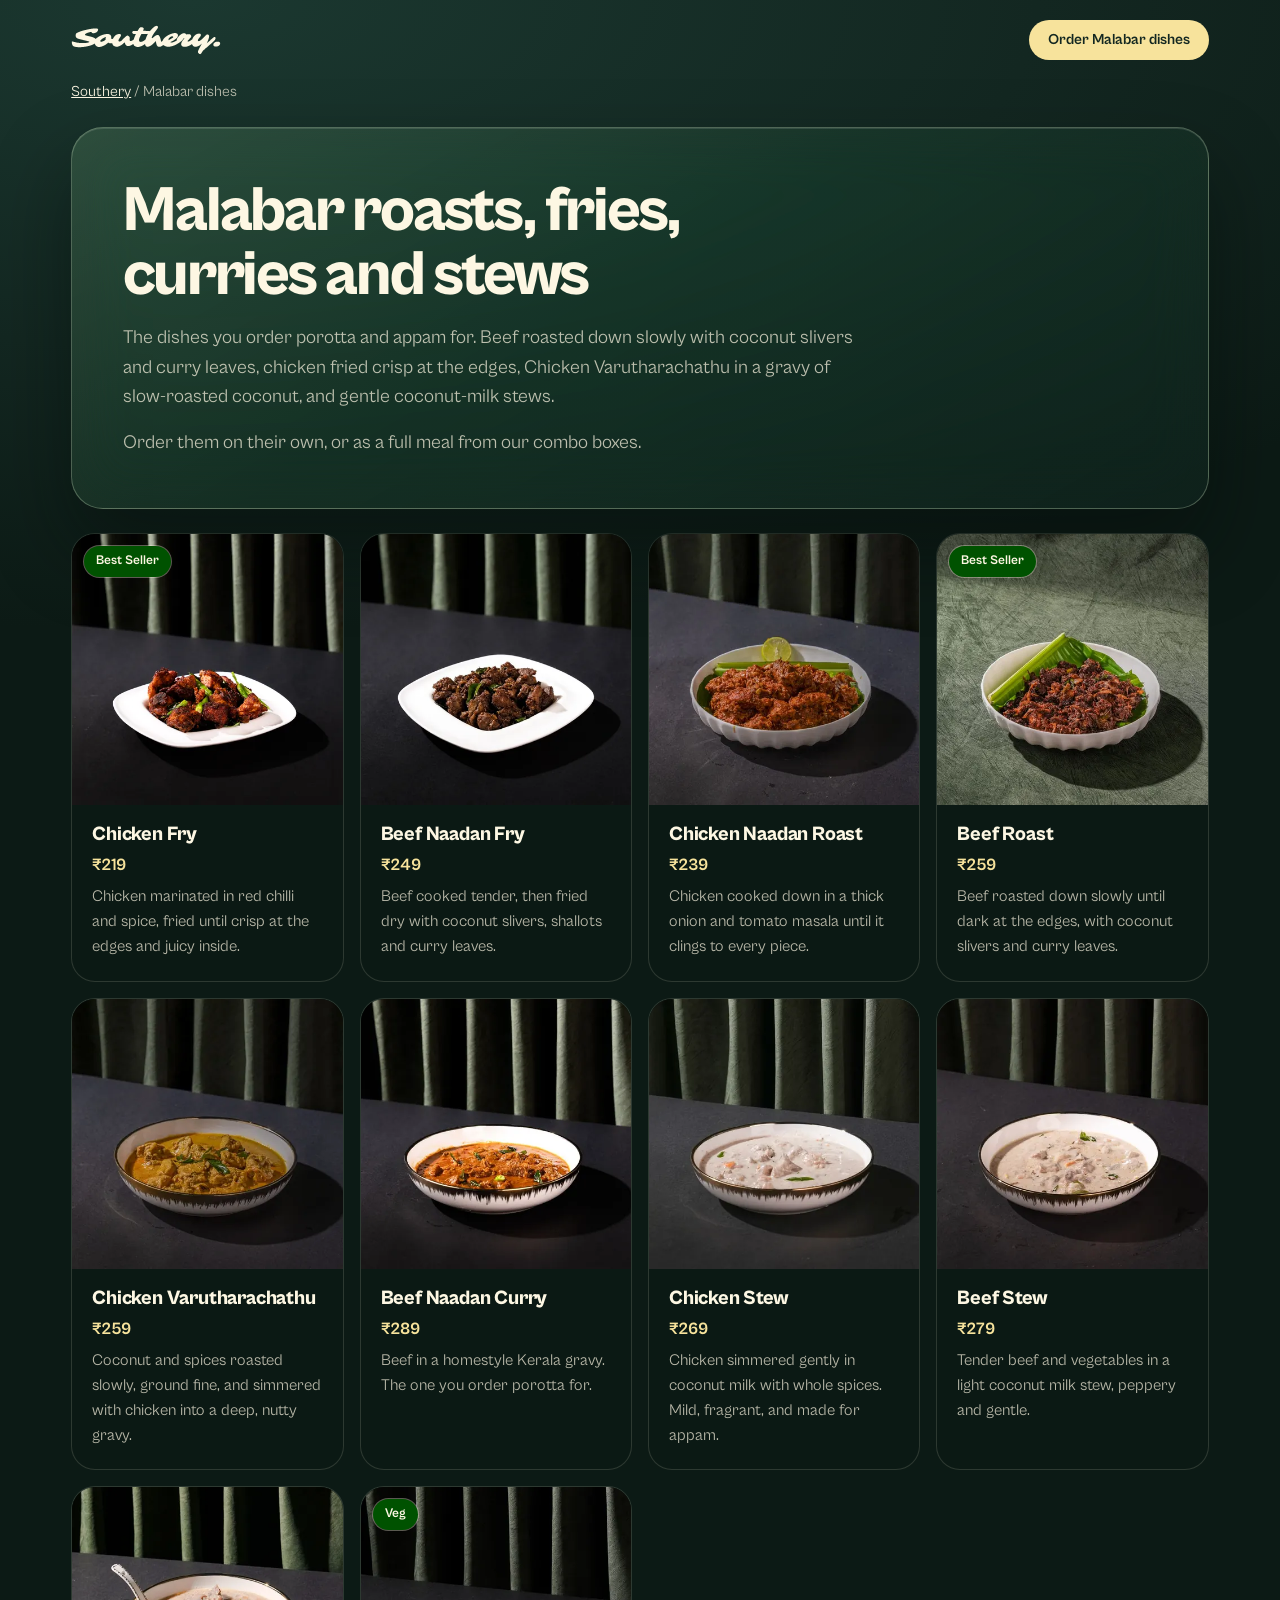
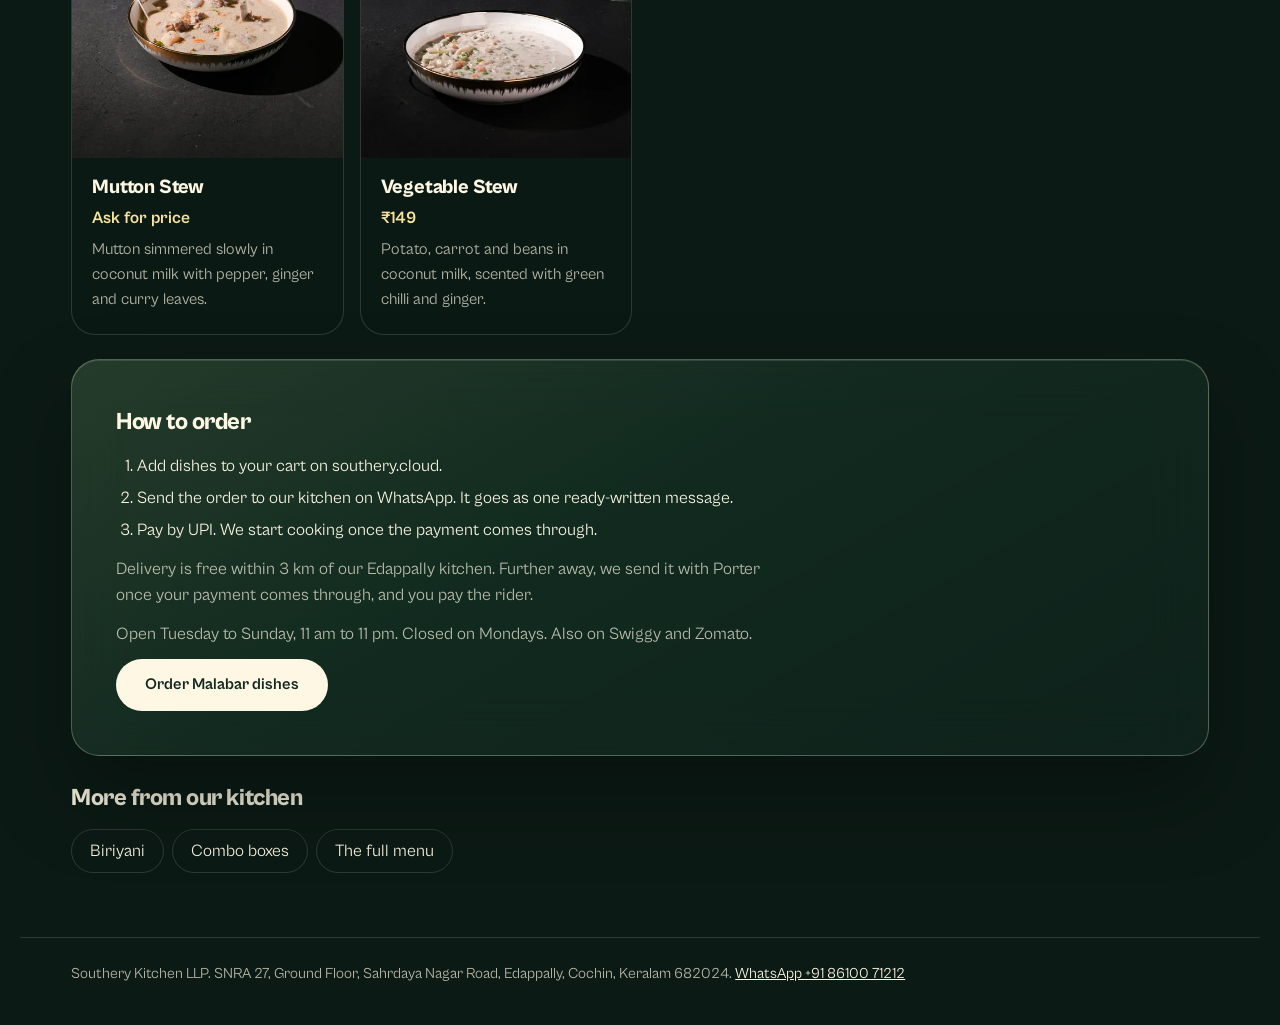
<file: malabar-dishes.html>
<!doctype html>
<!-- Built by scripts/menu-snapshot.js from app.js and scripts/pages.js. Edit those, not this file. -->
<html lang="en">
<head>
<meta charset="utf-8">
<meta name="viewport" content="width=device-width, initial-scale=1, viewport-fit=cover">
<title>Beef roast, chicken fry and Kerala stews in Kochi — Southery</title>
<meta name="description" content="Beef roast, chicken fry, Chicken Varutharachathu, naadan curries and coconut-milk stews from our Edappally kitchen, delivered across Kochi.">
<link rel="canonical" href="https://southery.cloud/malabar-dishes">
<meta name="theme-color" content="#132721">
<link rel="icon" href="/favicon.svg" type="image/svg+xml">
<link rel="manifest" href="/manifest.webmanifest">
<meta property="og:type" content="website">
<meta property="og:site_name" content="Southery">
<meta property="og:locale" content="en_IN">
<meta property="og:url" content="https://southery.cloud/malabar-dishes">
<meta property="og:title" content="Malabar roasts, fries, curries and stews — Southery">
<meta property="og:description" content="Beef roast, chicken fry, Chicken Varutharachathu, naadan curries and coconut-milk stews from our Edappally kitchen, delivered across Kochi.">
<meta property="og:image" content="https://southery.cloud/assets/photos/og-southery.jpg">
<meta name="twitter:card" content="summary_large_image">
<link rel="preload" href="/assets/fonts/cabinet-800.woff2" as="font" type="font/woff2" crossorigin>
<link rel="stylesheet" href="/styles.css">
<script type="application/ld+json">{"@context":"https://schema.org","@type":"BreadcrumbList","itemListElement":[{"@type":"ListItem","position":1,"name":"Southery","item":"https://southery.cloud/"},{"@type":"ListItem","position":2,"name":"Malabar dishes","item":"https://southery.cloud/malabar-dishes"}]}</script>
<script type="application/ld+json">{"@context":"https://schema.org","@type":"MenuSection","name":"Malabar dishes","url":"https://southery.cloud/malabar-dishes","isPartOf":{"@type":"Menu","@id":"https://southery.cloud/#southery-menu"},"hasMenuItem":[{"@type":"MenuItem","name":"Chicken Fry","description":"Chicken marinated in red chilli and spice, fried until crisp at the edges and juicy inside.","url":"https://southery.cloud/malabar-dishes#chicken-naadan-fry","offers":{"@type":"Offer","price":"219","priceCurrency":"INR"},"image":"https://southery.cloud/assets/photos/chicken-naadan-fry.jpg"},{"@type":"MenuItem","name":"Beef Naadan Fry","description":"Beef cooked tender, then fried dry with coconut slivers, shallots and curry leaves.","url":"https://southery.cloud/malabar-dishes#beef-naadan-fry","offers":{"@type":"Offer","price":"249","priceCurrency":"INR"},"image":"https://southery.cloud/assets/photos/beef-naadan-fry.jpg"},{"@type":"MenuItem","name":"Chicken Naadan Roast","description":"Chicken cooked down in a thick onion and tomato masala until it clings to every piece.","url":"https://southery.cloud/malabar-dishes#chicken-naadan-roast","offers":{"@type":"Offer","price":"239","priceCurrency":"INR"},"image":"https://southery.cloud/assets/photos/chicken-naadan-roast.jpg"},{"@type":"MenuItem","name":"Beef Roast","description":"Beef roasted down slowly until dark at the edges, with coconut slivers and curry leaves.","url":"https://southery.cloud/malabar-dishes#beef-roast","offers":{"@type":"Offer","price":"259","priceCurrency":"INR"},"image":"https://southery.cloud/assets/photos/beef-roast.jpg"},{"@type":"MenuItem","name":"Chicken Varutharachathu","description":"Coconut and spices roasted slowly, ground fine, and simmered with chicken into a deep, nutty gravy.","url":"https://southery.cloud/malabar-dishes#chicken-varutharachathu","offers":{"@type":"Offer","price":"259","priceCurrency":"INR"},"image":"https://southery.cloud/assets/photos/chicken-varutharachathu.jpg"},{"@type":"MenuItem","name":"Beef Naadan Curry","description":"Beef in a homestyle Kerala gravy. The one you order porotta for.","url":"https://southery.cloud/malabar-dishes#beef-naadan-curry","offers":{"@type":"Offer","price":"289","priceCurrency":"INR"},"image":"https://southery.cloud/assets/photos/beef-naadan-curry.jpg"},{"@type":"MenuItem","name":"Chicken Stew","description":"Chicken simmered gently in coconut milk with whole spices. Mild, fragrant, and made for appam.","url":"https://southery.cloud/malabar-dishes#chicken-stew","offers":{"@type":"Offer","price":"269","priceCurrency":"INR"},"image":"https://southery.cloud/assets/photos/chicken-stew.jpg"},{"@type":"MenuItem","name":"Beef Stew","description":"Tender beef and vegetables in a light coconut milk stew, peppery and gentle.","url":"https://southery.cloud/malabar-dishes#beef-stew","offers":{"@type":"Offer","price":"279","priceCurrency":"INR"},"image":"https://southery.cloud/assets/photos/beef-stew.jpg"},{"@type":"MenuItem","name":"Mutton Stew","description":"Mutton simmered slowly in coconut milk with pepper, ginger and curry leaves.","url":"https://southery.cloud/malabar-dishes#mutton-stew","image":"https://southery.cloud/assets/photos/mutton-stew.jpg"},{"@type":"MenuItem","name":"Vegetable Stew","description":"Potato, carrot and beans in coconut milk, scented with green chilli and ginger.","url":"https://southery.cloud/malabar-dishes#vegetable-stew","offers":{"@type":"Offer","price":"149","priceCurrency":"INR"},"suitableForDiet":"https://schema.org/VegetarianDiet","image":"https://southery.cloud/assets/photos/vegetable-stew.jpg"}]}</script>
</head>
<body class="dp">
<a class="skip" href="#dishes">Skip to the dishes</a>
<header class="dp-top wrap"><a href="/" class="dp-top__logo"><img src="/assets/logo/southery-script-ivory.svg" alt="Southery home" width="150" height="30"></a><a class="btn btn--gold btn--sm" href="/#menu-malabar">Order Malabar dishes</a></header>
<main class="wrap dp-main">
<nav class="dp-crumbs" aria-label="Breadcrumb"><a href="/">Southery</a> <span aria-hidden="true">/</span> <span aria-current="page">Malabar dishes</span></nav>
<section class="pane dp-intro" aria-labelledby="dp-title"><h1 id="dp-title" class="h2">Malabar roasts, fries, curries and stews</h1><p>The dishes you order porotta and appam for. Beef roasted down slowly with coconut slivers and curry leaves, chicken fried crisp at the edges, Chicken Varutharachathu in a gravy of slow-roasted coconut, and gentle coconut-milk stews.</p><p>Order them on their own, or as a full meal from our combo boxes.</p></section>
<section id="dishes" class="dp-dishes" aria-label="Malabar dishes">
<article class="dp-dish" id="chicken-naadan-fry"><div class="dp-dish__photo"><picture><source type="image/webp" srcset="/assets/photos/chicken-naadan-fry-480.webp 480w, /assets/photos/chicken-naadan-fry-720.webp 720w" sizes="(max-width: 560px) 92vw, 360px"><img src="/assets/photos/chicken-naadan-fry.jpg" alt="Chicken Fry" width="720" height="720" decoding="async"></picture><span class="dish__tag dish__tag--best">Best Seller</span></div><div class="dp-dish__body"><h3>Chicken Fry</h3><p class="dp-dish__price">₹219</p><p>Chicken marinated in red chilli and spice, fried until crisp at the edges and juicy inside.</p></div></article>
<article class="dp-dish" id="beef-naadan-fry"><div class="dp-dish__photo"><picture><source type="image/webp" srcset="/assets/photos/beef-naadan-fry-480.webp 480w, /assets/photos/beef-naadan-fry-720.webp 720w" sizes="(max-width: 560px) 92vw, 360px"><img src="/assets/photos/beef-naadan-fry.jpg" alt="Beef Naadan Fry" width="720" height="720" decoding="async"></picture></div><div class="dp-dish__body"><h3>Beef Naadan Fry</h3><p class="dp-dish__price">₹249</p><p>Beef cooked tender, then fried dry with coconut slivers, shallots and curry leaves.</p></div></article>
<article class="dp-dish" id="chicken-naadan-roast"><div class="dp-dish__photo"><picture><source type="image/webp" srcset="/assets/photos/chicken-naadan-roast-480.webp 480w, /assets/photos/chicken-naadan-roast-720.webp 720w" sizes="(max-width: 560px) 92vw, 360px"><img src="/assets/photos/chicken-naadan-roast.jpg" alt="Chicken Naadan Roast" width="720" height="720" decoding="async"></picture></div><div class="dp-dish__body"><h3>Chicken Naadan Roast</h3><p class="dp-dish__price">₹239</p><p>Chicken cooked down in a thick onion and tomato masala until it clings to every piece.</p></div></article>
<article class="dp-dish" id="beef-roast"><div class="dp-dish__photo"><picture><source type="image/webp" srcset="/assets/photos/beef-roast-480.webp 480w, /assets/photos/beef-roast-720.webp 720w" sizes="(max-width: 560px) 92vw, 360px"><img src="/assets/photos/beef-roast.jpg" alt="Beef Roast" width="720" height="720" loading="lazy" decoding="async"></picture><span class="dish__tag dish__tag--best">Best Seller</span></div><div class="dp-dish__body"><h3>Beef Roast</h3><p class="dp-dish__price">₹259</p><p>Beef roasted down slowly until dark at the edges, with coconut slivers and curry leaves.</p></div></article>
<article class="dp-dish" id="chicken-varutharachathu"><div class="dp-dish__photo"><picture><source type="image/webp" srcset="/assets/photos/chicken-varutharachathu-480.webp 480w, /assets/photos/chicken-varutharachathu-720.webp 720w" sizes="(max-width: 560px) 92vw, 360px"><img src="/assets/photos/chicken-varutharachathu.jpg" alt="Chicken Varutharachathu" width="720" height="720" loading="lazy" decoding="async"></picture></div><div class="dp-dish__body"><h3>Chicken Varutharachathu</h3><p class="dp-dish__price">₹259</p><p>Coconut and spices roasted slowly, ground fine, and simmered with chicken into a deep, nutty gravy.</p></div></article>
<article class="dp-dish" id="beef-naadan-curry"><div class="dp-dish__photo"><picture><source type="image/webp" srcset="/assets/photos/beef-naadan-curry-480.webp 480w, /assets/photos/beef-naadan-curry-720.webp 720w" sizes="(max-width: 560px) 92vw, 360px"><img src="/assets/photos/beef-naadan-curry.jpg" alt="Beef Naadan Curry" width="720" height="720" loading="lazy" decoding="async"></picture></div><div class="dp-dish__body"><h3>Beef Naadan Curry</h3><p class="dp-dish__price">₹289</p><p>Beef in a homestyle Kerala gravy. The one you order porotta for.</p></div></article>
<article class="dp-dish" id="chicken-stew"><div class="dp-dish__photo"><picture><source type="image/webp" srcset="/assets/photos/chicken-stew-480.webp 480w, /assets/photos/chicken-stew-720.webp 720w" sizes="(max-width: 560px) 92vw, 360px"><img src="/assets/photos/chicken-stew.jpg" alt="Chicken Stew" width="720" height="720" loading="lazy" decoding="async"></picture></div><div class="dp-dish__body"><h3>Chicken Stew</h3><p class="dp-dish__price">₹269</p><p>Chicken simmered gently in coconut milk with whole spices. Mild, fragrant, and made for appam.</p></div></article>
<article class="dp-dish" id="beef-stew"><div class="dp-dish__photo"><picture><source type="image/webp" srcset="/assets/photos/beef-stew-480.webp 480w, /assets/photos/beef-stew-720.webp 720w" sizes="(max-width: 560px) 92vw, 360px"><img src="/assets/photos/beef-stew.jpg" alt="Beef Stew" width="720" height="720" loading="lazy" decoding="async"></picture></div><div class="dp-dish__body"><h3>Beef Stew</h3><p class="dp-dish__price">₹279</p><p>Tender beef and vegetables in a light coconut milk stew, peppery and gentle.</p></div></article>
<article class="dp-dish" id="mutton-stew"><div class="dp-dish__photo"><picture><source type="image/webp" srcset="/assets/photos/mutton-stew-480.webp 480w, /assets/photos/mutton-stew-720.webp 720w" sizes="(max-width: 560px) 92vw, 360px"><img src="/assets/photos/mutton-stew.jpg" alt="Mutton Stew" width="720" height="720" loading="lazy" decoding="async"></picture></div><div class="dp-dish__body"><h3>Mutton Stew</h3><p class="dp-dish__price">Ask for price</p><p>Mutton simmered slowly in coconut milk with pepper, ginger and curry leaves.</p></div></article>
<article class="dp-dish" id="vegetable-stew"><div class="dp-dish__photo"><picture><source type="image/webp" srcset="/assets/photos/vegetable-stew-480.webp 480w, /assets/photos/vegetable-stew-720.webp 720w" sizes="(max-width: 560px) 92vw, 360px"><img src="/assets/photos/vegetable-stew.jpg" alt="Vegetable Stew" width="720" height="720" loading="lazy" decoding="async"></picture><span class="dish__tag dish__tag--best">Veg</span></div><div class="dp-dish__body"><h3>Vegetable Stew</h3><p class="dp-dish__price">₹149</p><p>Potato, carrot and beans in coconut milk, scented with green chilli and ginger.</p></div></article>
</section>
<section class="pane dp-how" aria-labelledby="how-title"><h2 id="how-title">How to order</h2><ol><li>Add dishes to your cart on southery.cloud.</li><li>Send the order to our kitchen on WhatsApp. It goes as one ready-written message.</li><li>Pay by UPI. We start cooking once the payment comes through.</li></ol><p>Delivery is free within 3 km of our Edappally kitchen. Further away, we send it with Porter once your payment comes through, and you pay the rider.</p><p>Open Tuesday to Sunday, 11 am to 11 pm. Closed on Mondays. Also on Swiggy and Zomato.</p><a class="btn btn--ivory" href="/#menu-malabar">Order Malabar dishes</a></section>
<nav class="dp-more" aria-label="More from the menu"><h2>More from our kitchen</h2><ul><li><a href="/biriyani">Biriyani</a></li><li><a href="/combo-boxes">Combo boxes</a></li><li><a href="/#menu">The full menu</a></li></ul></nav>
</main>
<footer class="dp-foot wrap"><p>Southery Kitchen LLP. SNRA 27, Ground Floor, Sahrdaya Nagar Road, Edappally, Cochin, Keralam 682024. <a href="https://wa.me/918610071212">WhatsApp +91 86100 71212</a></p></footer>
</body>
</html>
</file>
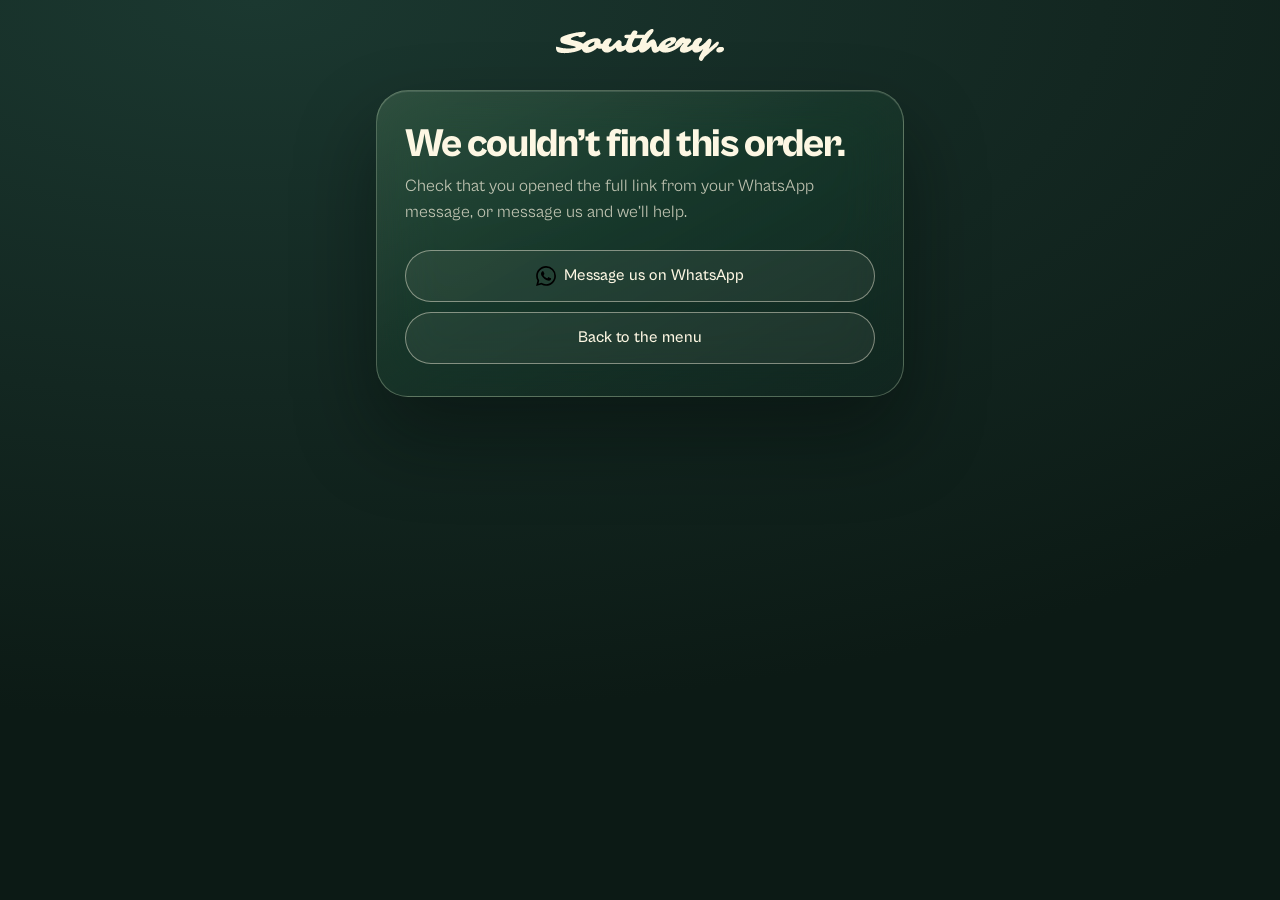
<file: track.html>
<!doctype html>
<html lang="en">
<head>
<meta charset="utf-8">
<meta name="viewport" content="width=device-width, initial-scale=1, viewport-fit=cover">
<title>Your order — Southery</title>
<meta name="robots" content="noindex, nofollow">
<meta name="theme-color" content="#132721">
<link rel="icon" href="/favicon.svg" type="image/svg+xml">
<link rel="preload" href="/assets/fonts/cabinet-800.woff2" as="font" type="font/woff2" crossorigin>
<link rel="stylesheet" href="/styles.css">
<style>
  html { background: var(--green-deep); }
  body { min-height: 100vh; background: radial-gradient(120% 80% at 20% 0%, var(--green-mid) 0%, var(--green) 55%, var(--green-deep) 100%) fixed; }
  .t-wrap { max-width: 560px; margin: 0 auto; padding: 28px 16px 48px; }
  .t-logo { display: block; margin: 0 auto 28px; width: 170px; height: auto; }
  .t-card { padding: 32px 28px; display: grid; gap: 24px; }
  .t-card h1 { font-size: clamp(30px, 8vw, 40px); font-weight: 800; letter-spacing: -0.035em; line-height: 1.05; }
  .t-sub { color: var(--ivory-soft); margin-top: 8px; }
  .t-steps { display: grid; gap: 0; }
  .t-steps li { display: grid; grid-template-columns: 28px 1fr auto; gap: 14px; align-items: start; position: relative; padding-bottom: 22px; }
  .t-steps li:last-child { padding-bottom: 0; }
  .t-steps li::before { content: ""; position: absolute; left: 13px; top: 28px; bottom: 0; width: 2px; background: var(--ivory-faint); }
  .t-steps li:last-child::before { display: none; }
  .t-steps li.is-done::before { background: var(--ivory); }
  .t-dot { width: 28px; height: 28px; border-radius: 50%; border: 2px solid var(--ivory-faint); display: grid; place-items: center; font-size: 14px; font-weight: 800; position: relative; z-index: 1; background: var(--green); }
  .is-done .t-dot { background: var(--ivory); border-color: var(--ivory); color: var(--green); }
  .is-now .t-dot { border-color: var(--gold); box-shadow: 0 0 0 4px rgba(247,227,156,0.18); }
  .t-steps b { font-weight: 700; display: block; }
  .t-steps small { color: var(--ivory-soft); font-size: 14px; }
  .t-steps time { color: var(--ivory-soft); font-size: 14px; }
  li:not(.is-done):not(.is-now) b { color: var(--ivory-soft); font-weight: 500; }
  .t-items { border-top: 1px solid var(--ivory-faint); padding-top: 18px; display: grid; gap: 8px; }
  .t-items li { display: flex; justify-content: space-between; gap: 12px; }
  .t-items small { display: block; color: var(--ivory-soft); font-size: 14px; }
  .t-total { display: flex; justify-content: space-between; align-items: baseline; border-top: 1px solid var(--ivory-faint); padding-top: 14px; }
  .t-total strong { font-size: 24px; font-weight: 800; }
  .t-paid { font-size: 14px; color: var(--ivory-soft); }
  .t-note { background: rgba(196,52,12,0.18); border-left: 3px solid var(--chilli); padding: 12px 14px; border-radius: 12px; }
  .t-foot { display: grid; gap: 10px; }
  .t-upd { text-align: center; color: var(--ivory-soft); font-size: 13px; margin-top: 18px; }
  .t-review { display: grid; gap: 12px; border-top: 1px solid var(--ivory-faint); padding-top: 18px; }
  .t-review p { color: var(--ivory-soft); }
  .t-wa img { width: 20px; height: 20px; margin-right: 8px; }
</style>
</head>
<body>
<main class="t-wrap">
  <a href="/"><img class="t-logo" src="/assets/logo/southery-script-ivory.svg" alt="Southery" width="170" height="34"></a>
  <section class="t-card pane" aria-labelledby="t-title" data-card>
    <div>
      <h1 id="t-title" data-title>Finding your order</h1>
      <p class="t-sub" data-sub></p>
    </div>
    <ol class="t-steps" data-steps hidden></ol>
    <p class="t-note" data-note hidden></p>
    <ul class="t-items" data-items hidden></ul>
    <div class="t-review" data-review hidden>
      <p>Enjoyed your meal? A short Google review helps other people in Kochi find us.</p>
      <a class="btn btn--gold btn--block" href="https://g.page/r/CR9RprPaHJTSEBM/review" target="_blank" rel="noopener">Review us on Google</a>
    </div>
    <div class="t-foot">
      <a class="btn btn--ghost btn--block t-wa" data-wa href="https://wa.me/918610071212" target="_blank" rel="noopener"><img src="/assets/icons/whatsapp.svg" alt="" width="20" height="20">Message us on WhatsApp</a>
      <a class="btn btn--ghost btn--block" href="/#menu">Back to the menu</a>
    </div>
  </section>
  <p class="t-upd" data-upd aria-live="polite"></p>
</main>
<script>
(function () {
  'use strict';
  var $ = function (s) { return document.querySelector(s); };
  var q = {}; location.search.slice(1).split('&').forEach(function (p) { var kv = p.split('='); if (kv[0]) q[kv[0]] = decodeURIComponent(kv[1] || ''); });
  var STEPS = [
    ['new', 'Order placed', 'We have your order.'],
    ['preparing', 'Preparing', 'It’s on the stove.'],
    ['out', 'Out for delivery', 'On its way to you.'],
    ['delivered', 'Delivered', 'Enjoy your meal.']
  ];
  var TITLES = { 'new': 'We have your order.', preparing: 'Your food is being cooked.', out: 'Your order is on its way.', delivered: 'Delivered. Enjoy your meal.', cancelled: 'This order was cancelled.' };
  function esc(s) { return String(s == null ? '' : s).replace(/[&<>"']/g, function (c) { return { '&': '&amp;', '<': '&lt;', '>': '&gt;', '"': '&quot;', "'": '&#39;' }[c]; }); }
  function rupee(n) { return n == null ? '' : '₹' + Math.round(n).toLocaleString('en-IN'); }
  function clock(t) { return new Date(t).toLocaleTimeString('en-IN', { hour: 'numeric', minute: '2-digit' }); }
  var timer;

  function show(o) {
    document.title = 'Order ' + o.code + ' — Southery';
    $('[data-title]').textContent = TITLES[o.status] || TITLES['new'];
    $('[data-sub]').textContent = 'Order ' + o.code + ' · placed at ' + clock(o.at);
    $('[data-wa]').href = 'https://wa.me/918610071212?text=' + encodeURIComponent('Hi Southery, about my order ' + o.code + '.');
    var when = {}; (o.log || []).forEach(function (l) { when[l.s] = l.at; });
    var at = STEPS.map(function (s) { return s[0]; }).indexOf(o.status);
    var cancelled = o.status === 'cancelled';
    $('[data-steps]').hidden = cancelled;
    $('[data-steps]').innerHTML = STEPS.map(function (s, i) {
      var done = i < at || (i === at && o.status === 'delivered'), now = i === at && !done;
      return '<li class="' + (done ? 'is-done' : now ? 'is-now' : '') + '"' + (now ? ' aria-current="step"' : '') + '><span class="t-dot" aria-hidden="true">' + (done ? '✓' : i + 1) + '</span>' +
        '<span><b>' + s[1] + '</b>' + (now || done ? '<small>' + s[2] + '</small>' : '') + '</span>' +
        (when[s[0]] && (done || now) ? '<time>' + clock(when[s[0]]) + '</time>' : '<span></span>') + '</li>';
    }).join('');
    var note = cancelled ? 'Message us on WhatsApp if you have any questions about this order.'
      : o.sent === false ? 'You told us this order wasn’t sent on WhatsApp. Send it from the cart so we can start cooking.' : '';
    $('[data-note]').hidden = !note; $('[data-note]').textContent = note;
    $('[data-items]').hidden = false;
    $('[data-items]').innerHTML = o.items.map(function (i) {
      return '<li><span>' + i.q + ' × ' + esc(i.name) + (i.opts ? '<small>' + esc(i.opts) + '</small>' : '') + '</span><span>' + rupee(i.amount) + '</span></li>';
    }).join('') + '<li class="t-total"><span>' + (o.zone === 'free' ? 'Total' : 'Food total') + '<small class="t-paid">' + (o.paid ? 'Payment received. Thank you.' : o.payClaim ? 'We’re checking your payment.' : 'Pay by UPI') + '</small></span><strong>' + rupee(o.total) + '</strong></li>' +
      (o.zone === 'free' ? '' : '<li class="t-del"><span>Delivery<small class="t-paid">' + (o.zone === 'porter' ? 'By Porter, booked once your payment comes through. Pay the fare to the rider by UPI.' : 'Free within 3 km. Further away, by Porter: pay the fare to the rider by UPI.') + '</small></span><span></span></li>');
    $('[data-review]').hidden = o.status !== 'delivered';
    $('[data-upd]').textContent = o.status === 'delivered' || cancelled ? '' : 'This page updates by itself. Last checked ' + clock(Date.now()) + '.';
    if (o.status === 'delivered' || cancelled) { clearInterval(timer); timer = null; }
  }
  function missing() {
    clearInterval(timer); timer = null;
    $('[data-title]').textContent = 'We couldn’t find this order.';
    $('[data-sub]').textContent = 'Check that you opened the full link from your WhatsApp message, or message us and we’ll help.';
  }
  function load() {
    if (!q.o || !q.t) return missing();
    fetch('/api/orders?o=' + encodeURIComponent(q.o) + '&t=' + encodeURIComponent(q.t))
      .then(function (r) { if (r.status === 404) throw 404; if (!r.ok) throw 0; return r.json(); })
      .then(show, function (e) { if (e === 404) missing(); else $('[data-upd]').textContent = 'Couldn’t check just now. Trying again shortly.'; });
  }
  // Check every 30 s while the page is on screen; pause in the background and catch up on return.
  function run() { clearInterval(timer); timer = setInterval(function () { if (!document.hidden) load(); }, 30000); }
  load(); run();
  document.addEventListener('visibilitychange', function () { if (!document.hidden && timer) load(); });
})();
</script>
</body>
</html>
</file>
<file: styles.css>
/* Southery storefront. Brand: Malabar green (#132721) drawn from deep foliage.
   One family throughout: Cabinet Grotesk. */
@font-face { font-family: "Cabinet Grotesk"; src: url(/assets/fonts/cabinet-400.woff2) format("woff2"); font-weight: 400; font-display: swap; }
@font-face { font-family: "Cabinet Grotesk"; src: url(/assets/fonts/cabinet-500.woff2) format("woff2"); font-weight: 500; font-display: swap; }
@font-face { font-family: "Cabinet Grotesk"; src: url(/assets/fonts/cabinet-700.woff2) format("woff2"); font-weight: 700; font-display: swap; }
@font-face { font-family: "Cabinet Grotesk"; src: url(/assets/fonts/cabinet-800.woff2) format("woff2"); font-weight: 800; font-display: swap; }

:root {
  --green: #132721;          /* Malabar green — the ground */
  --green-deep: #0c1a15;     /* shadow under leaves */
  --green-mid: #1b3830;      /* raised surfaces */
  --ivory: #fdf7e3;          /* type */
  --ivory-soft: rgba(253,247,227,0.72);
  --ivory-faint: rgba(253,247,227,0.14);
  --gold: #f7e39c;           /* one action per view */
  /* spice accents: hover and feedback only, never resting colours */
  --wa-green: #005200;       /* the one accent green: add, more, send on WhatsApp (ivory text) */
  --chilli: #C4340C;         /* red chilli: caution (remove, less, errors) */
  --turmeric: #F49A17;       /* reserved for pop-ups and campaigns; not used on the site yet */

  /* the glass: green light through frosted leaves */
  --glass: linear-gradient(150deg, rgba(150,190,140,0.20) 0%, rgba(40,78,56,0.30) 45%, rgba(19,39,33,0.55) 100%);
  --glass-solid: linear-gradient(150deg, rgba(60,100,72,0.55) 0%, rgba(19,39,33,0.90) 60%);
  --glass-rim: rgba(214,236,200,0.30);
  --glass-blur: 30px;

  --font: "Cabinet Grotesk", "Helvetica Neue", Arial, sans-serif;
  --gutter: clamp(16px, 4vw, 56px);
  --ease: cubic-bezier(.2,.7,.2,1);
}

*, *::before, *::after { box-sizing: border-box; }
html { scroll-behavior: smooth; -webkit-text-size-adjust: 100%; }
body { margin: 0; background: var(--green); color: var(--ivory); font-family: var(--font); font-size: 17px; line-height: 1.55; -webkit-font-smoothing: antialiased; }
img { display: block; max-width: 100%; }
a { color: inherit; }
h1, h2, h3, p, figure, ul, dl, dd, address { margin: 0; }
ul { padding: 0; list-style: none; }
address { font-style: normal; }
button { font: inherit; color: inherit; }
:focus-visible { outline: 2px solid var(--gold); outline-offset: 3px; border-radius: 6px; }
[hidden] { display: none !important; }
.skip { position: absolute; left: -9999px; top: 12px; z-index: 50; background: var(--ivory); color: var(--green); padding: 10px 18px; border-radius: 999px; }
.skip:focus { left: 12px; }
.wrap { width: 100%; max-width: 1240px; margin: 0 auto; padding: 0 var(--gutter); }
section[id] { scroll-margin-top: 24px; }

.h2 { font-weight: 800; font-size: clamp(36px, 5vw, 64px); line-height: 1; letter-spacing: -0.035em; }

/* ---------- Glass ---------- */
.pane {
  background: var(--glass);
  -webkit-backdrop-filter: blur(var(--glass-blur)) saturate(135%);
  backdrop-filter: blur(var(--glass-blur)) saturate(135%);
  border: 1px solid var(--glass-rim);
  border-radius: 32px;
  box-shadow: 0 40px 80px rgba(4,12,9,0.45), inset 0 1px 0 rgba(255,255,255,0.12);
}

/* Foliage layers */
.hero__leaves, .story__leaves, .promise__leaves { position: absolute; inset: 0; z-index: -1; display: flex; background: var(--green-deep); overflow: hidden; }
.hero__leaves i, .story__leaves i, .promise__leaves i { flex: 1; background-size: cover; background-position: center; }
/* two portrait photos side by side; a soft band hides the seam behind the glass */
.hero__leaves::before, .story__leaves::before, .promise__leaves::before { content: ""; position: absolute; inset: 0; background: linear-gradient(90deg, transparent 42%, rgba(12,26,21,0.55) 50%, transparent 58%); }
.hero__leaves::after, .story__leaves::after, .promise__leaves::after { content: ""; position: absolute; inset: 0; background: radial-gradient(120% 90% at 50% 50%, rgba(12,26,21,0) 40%, rgba(12,26,21,0.55) 100%); }

/* ---------- Buttons ---------- */
.btn { display: inline-flex; align-items: center; justify-content: center; height: 52px; padding: 0 28px; border-radius: 999px; border: 1px solid transparent; font-weight: 500; font-size: 16px; text-decoration: none; white-space: nowrap; cursor: pointer; transition: background-color .2s ease, border-color .2s ease, color .2s ease; }
.btn--sm { height: 40px; padding: 0 18px; font-size: 15px; }
.btn--block { width: 100%; }
.btn--gold { background: var(--gold); color: var(--green); font-weight: 700; }
.btn--gold:hover { background: var(--ivory); }
.btn--gold:disabled { opacity: .4; cursor: not-allowed; }
.btn--ivory { background: var(--ivory); color: var(--green); font-weight: 700; }
.btn--ivory:hover { background: var(--gold); }
.btn--ghost { background: rgba(253,247,227,0.06); border-color: rgba(253,247,227,0.45); color: var(--ivory); }
.btn--ghost:hover { background: rgba(253,247,227,0.14); border-color: var(--ivory); }

/* ---------- Hero ---------- */
.hero { position: relative; isolation: isolate; min-height: 100svh; padding: clamp(16px, 4vw, 56px); display: flex; overflow: hidden; }
.hero__leaves { transform: scale(1.06); animation: settle 1.8s var(--ease) forwards; }
.hero__pane { position: relative; width: 100%; max-width: 1320px; margin: auto; min-height: min(780px, calc(100svh - 2 * clamp(16px, 4vw, 56px))); display: flex; flex-direction: column; padding: clamp(20px, 3vw, 40px) clamp(20px, 3.4vw, 48px); opacity: 0; animation: pane-in 1.2s .35s var(--ease) forwards; }

.nav { display: flex; align-items: center; gap: 36px; }
.nav__logo img { height: 34px; width: auto; }
.nav__links { display: flex; gap: 30px; margin-left: auto; }
.nav__links a { text-decoration: none; font-size: 15px; font-weight: 500; color: var(--ivory-soft); transition: color .2s; }
.nav__links a:hover { color: var(--ivory); }
.cart-btn { display: inline-flex; align-items: center; gap: 10px; height: 42px; padding: 0 8px 0 18px; border-radius: 999px; border: 1px solid rgba(253,247,227,0.4); background: rgba(253,247,227,0.06); cursor: pointer; font-size: 15px; font-weight: 500; }
.cart-btn:hover { border-color: var(--ivory); }
/* Background music toggle: red with a muted speaker when off, green with moving bars when on */
.music-btn { position: relative; flex: none; display: inline-flex; align-items: center; justify-content: center; width: 42px; height: 42px; border-radius: 50%; border: 1px solid rgba(253,247,227,0.35); background: var(--chilli); color: var(--ivory); cursor: pointer; transition: background-color .25s; }
.music-btn[aria-pressed="true"] { background: var(--wa-green); }
.music-btn:hover { border-color: var(--ivory); }
.music-btn + .cart-btn { margin-left: -26px; }
.music-btn__mute { width: 20px; height: 20px; }
.music-btn__bars { display: none; align-items: flex-end; gap: 2px; height: 14px; }
.music-btn[aria-pressed="true"] .music-btn__mute { display: none; }
.music-btn[aria-pressed="true"] .music-btn__bars { display: flex; }
.music-btn__bars i { width: 2px; height: 6px; border-radius: 1px; background: currentColor; }
.music-btn__bars i:nth-child(2) { height: 11px; } .music-btn__bars i:nth-child(3) { height: 8px; } .music-btn__bars i:nth-child(4) { height: 13px; }
.music-btn.is-playing .music-btn__bars i { animation: eq 1.1s ease-in-out infinite alternate; }
.music-btn.is-playing .music-btn__bars i:nth-child(2) { animation-delay: -.35s; animation-duration: .9s; }
.music-btn.is-playing .music-btn__bars i:nth-child(3) { animation-delay: -.7s; animation-duration: 1.3s; }
.music-btn.is-playing .music-btn__bars i:nth-child(4) { animation-delay: -.2s; animation-duration: 1s; }
@keyframes eq { from { height: 3px; } to { height: 14px; } }
@media (prefers-reduced-motion: reduce) { .music-btn.is-playing .music-btn__bars i { animation: none; height: 10px; } }
.cart-btn__short { display: none; }
.cart-count { min-width: 28px; height: 28px; padding: 0 8px; display: inline-grid; place-items: center; border-radius: 999px; background: var(--gold); color: var(--green); font-size: 13px; font-weight: 800; }

.hero__body { flex: 1; display: grid; grid-template-columns: minmax(260px, 0.82fr) 1.18fr; gap: clamp(28px, 5vw, 72px); align-items: center; padding: clamp(28px, 4vw, 56px) 0; }
.hero__inset { aspect-ratio: 4 / 5; border-radius: 24px; overflow: hidden; border: 1px solid var(--glass-rim); box-shadow: 0 30px 60px rgba(4,12,9,0.4); }
.hero__inset picture { display: contents; }
.hero__inset img { width: 100%; height: 100%; object-fit: cover; object-position: 50% 50%; }
.hero__eyebrow { display: flex; align-items: center; gap: 14px; margin-bottom: clamp(18px, 2vw, 26px); font-size: 13px; font-weight: 500; letter-spacing: 0.22em; text-transform: uppercase; color: var(--gold); }
.hero__eyebrow::before { content: ""; width: 36px; height: 1px; background: currentColor; opacity: .7; }
.hero__title { font-weight: 400; font-size: clamp(42px, 5.2vw, 76px); line-height: 1.02; letter-spacing: -0.035em; }
.hero__title b { font-weight: 800; letter-spacing: -0.045em; }
.hero__title span { color: var(--ivory-soft); }
.hero__lede { margin: clamp(20px, 2.4vw, 32px) 0 clamp(28px, 3vw, 40px); max-width: 44ch; font-size: clamp(17px, 1.4vw, 19px); line-height: 1.6; color: var(--ivory-soft); }
.hero__actions { display: flex; flex-wrap: wrap; gap: 12px; }
.hero__foot { display: flex; justify-content: space-between; gap: 16px; padding-top: 20px; border-top: 1px solid var(--ivory-faint); font-size: 14px; color: var(--ivory-soft); }

@keyframes settle { to { transform: scale(1); } }
@keyframes pane-in { from { opacity: 0; transform: translateY(14px); } to { opacity: 1; transform: none; } }

/* ---------- Founder card ---------- */
.story { position: relative; isolation: isolate; overflow: hidden; padding: clamp(80px, 12vw, 160px) var(--gutter); display: flex; }
.story__card { width: 100%; max-width: 640px; margin-left: max(0px, calc((100% - 1240px) / 2 + 0px)); padding: clamp(28px, 4vw, 48px); }
.founder { display: flex; align-items: center; gap: 16px; }
.founder img { width: 64px; height: 64px; border-radius: 50%; object-fit: cover; border: 2px solid rgba(253,247,227,0.5); }
.founder__name { font-size: 24px; font-weight: 800; letter-spacing: -0.01em; line-height: 1.1; }
.founder__role { font-size: 15px; color: var(--ivory-soft); }
.story__title { margin: 28px 0 20px; font-weight: 800; font-size: clamp(28px, 3.2vw, 40px); line-height: 1.08; letter-spacing: -0.03em; }
.story__text { display: grid; gap: 14px; font-size: 17px; line-height: 1.6; color: var(--ivory-soft); }
.story__actions { display: flex; flex-wrap: wrap; gap: 10px; margin-top: 28px; }

/* ---------- Store ---------- */
.store { padding: clamp(80px, 10vw, 140px) 0 clamp(64px, 8vw, 112px); background: linear-gradient(180deg, var(--green-deep) 0%, var(--green) 260px); }
.store__head { display: grid; grid-template-columns: 1fr 1fr; gap: 24px 48px; align-items: end; margin-bottom: 40px; }
.store__intro { max-width: 46ch; color: var(--ivory-soft); justify-self: end; }
.store__pay-less { color: var(--ivory); font-weight: 700; }
.tabs { position: sticky; top: 12px; z-index: 10; display: flex; gap: 6px; width: max-content; max-width: 100%; overflow-x: auto; padding: 6px; margin-bottom: 32px; border-radius: 999px; background: rgba(19,39,33,0.78); -webkit-backdrop-filter: blur(20px); backdrop-filter: blur(20px); border: 1px solid var(--ivory-faint); scrollbar-width: none; }
.tabs::-webkit-scrollbar { display: none; }
.tab { flex: none; height: 42px; padding: 0 20px; border-radius: 999px; border: 0; background: transparent; color: var(--ivory-soft); font-weight: 500; font-size: 15px; cursor: pointer; transition: background-color .2s, color .2s; }
.tab:hover { color: var(--ivory); }
.tab[aria-selected="true"] { background: var(--ivory); color: var(--green); font-weight: 700; }

.dishes { display: grid; grid-template-columns: repeat(3, 1fr); gap: 24px; }
.dish { display: flex; flex-direction: column; padding: 12px; border-radius: 28px; background: linear-gradient(180deg, rgba(27,56,48,0.9), rgba(19,39,33,0.9)); border: 1px solid var(--ivory-faint); }
.dish__photo { position: relative; aspect-ratio: 1 / 1; border-radius: 20px; overflow: hidden; background: var(--green-deep); }
.dish__photo img { width: 100%; height: 100%; object-fit: cover; }
.dish__tag { position: absolute; top: 12px; left: 12px; padding: 5px 12px; border-radius: 999px; background: var(--gold); color: var(--green); font-size: 13px; font-weight: 700; }
.dish__tag--best { background: var(--wa-green); color: var(--ivory); box-shadow: 0 0 0 1px rgba(253,247,227,0.35); }
.dish__info { flex: 1; padding: 20px 10px 0; }
.dish__info h3 { font-size: 21px; font-weight: 700; line-height: 1.2; letter-spacing: -0.01em; }
.dish__info p { margin-top: 8px; font-size: 15px; line-height: 1.55; color: var(--ivory-soft); }
.dish__buy { display: flex; align-items: center; justify-content: space-between; gap: 12px; padding: 20px 10px 8px; }
.dish__price { font-size: 20px; font-weight: 800; letter-spacing: -0.01em; }
.dish__price:empty { display: none; }

.stepper { display: inline-flex; align-items: center; gap: 4px; height: 40px; padding: 0 4px; border-radius: 999px; background: var(--ivory); color: var(--green); }
.stepper button { width: 32px; height: 32px; border: 0; border-radius: 50%; background: transparent; color: var(--green); font-size: 20px; line-height: 1; cursor: pointer; }
.stepper button:hover { background: rgba(19,39,33,0.08); }
.stepper b { min-width: 20px; text-align: center; font-size: 15px; }
.store__alt { margin-top: 40px; color: var(--ivory-soft); }
.store__alt a { color: var(--ivory); text-underline-offset: 4px; }

/* ---------- Promise ---------- */
.promise { position: relative; isolation: isolate; overflow: hidden; padding: clamp(80px, 12vw, 160px) 0; }
.promise__pane { display: grid; grid-template-columns: 0.9fr 1.1fr; gap: clamp(32px, 5vw, 72px); padding: clamp(28px, 4.5vw, 64px); }
.promise__intro p { margin-top: 20px; max-width: 40ch; color: var(--ivory-soft); }
.promise__list { display: grid; grid-template-columns: 1fr 1fr; gap: 28px 36px; }
.promise__list dt { font-size: 24px; font-weight: 800; letter-spacing: -0.02em; padding-bottom: 10px; margin-bottom: 10px; border-bottom: 1px solid var(--glass-rim); }
.promise__list dd { font-size: 15px; line-height: 1.6; color: var(--ivory-soft); }

/* ---------- Visit ---------- */
.visit { padding: clamp(80px, 10vw, 140px) 0; }
.visit__grid { display: grid; grid-template-columns: 1fr 1fr; gap: 48px; align-items: start; }
.visit__address { margin-top: 24px; font-size: clamp(19px, 1.8vw, 22px); line-height: 1.5; color: var(--ivory-soft); }
.visit__ways { border-top: 1px solid var(--ivory-faint); }
.visit__ways a { display: flex; justify-content: space-between; align-items: baseline; gap: 16px; padding: 22px 4px; border-bottom: 1px solid var(--ivory-faint); text-decoration: none; transition: padding .25s var(--ease), color .2s; }
.visit__ways a:hover { padding-left: 12px; color: var(--gold); }
.visit__ways span { font-size: clamp(22px, 2.4vw, 30px); font-weight: 800; letter-spacing: -0.02em; }
.visit__ways small { font-size: 15px; color: var(--ivory-soft); }

/* ---------- Footer ---------- */
.footer { padding: 48px 0 56px; border-top: 1px solid var(--ivory-faint); }
.footer__inner { display: grid; grid-template-columns: auto 1fr auto; align-items: center; gap: 16px 48px; }
.footer__inner img { height: 34px; width: auto; }
.footer__line { color: var(--ivory-soft); }
.footer__links { display: flex; flex-wrap: wrap; gap: 12px 28px; }
.footer__links a { text-decoration: none; font-weight: 500; }
.footer__links a:hover { color: var(--gold); }
.footer__legal { grid-column: 1 / -1; font-size: 13px; color: var(--ivory-soft); }

/* ---------- Floating cart + drawer ---------- */
.cart-float { position: fixed; z-index: 30; right: clamp(12px, 3vw, 32px); bottom: clamp(12px, 3vw, 32px); display: flex; align-items: center; gap: 16px; padding: 8px 8px 8px 22px; border-radius: 999px; background: var(--glass-solid); cursor: pointer; font-size: 15px; }
.cart-float__total { font-weight: 800; font-size: 17px; }
.cart-float__go { height: 44px; padding: 0 20px; display: inline-flex; align-items: center; border-radius: 999px; background: var(--gold); color: var(--green); font-weight: 700; }

.drawer { position: fixed; inset: 0; z-index: 40; }
.drawer__scrim { position: absolute; inset: 0; background: rgba(6,14,11,0.55); opacity: 0; transition: opacity .25s; }
.drawer__panel { position: absolute; top: 12px; right: 12px; bottom: 12px; width: min(440px, calc(100% - 24px)); display: flex; flex-direction: column; background: var(--glass-solid); border-radius: 28px; transform: translateX(24px); opacity: 0; transition: transform .3s var(--ease), opacity .25s; }
.drawer.is-open .drawer__scrim { opacity: 1; }
.drawer.is-open .drawer__panel { transform: none; opacity: 1; }
.drawer__head { display: flex; align-items: center; justify-content: space-between; padding: 24px 24px 12px; }
.drawer__head h2 { font-size: 28px; font-weight: 800; letter-spacing: -0.02em; }
.icon-btn { width: 40px; height: 40px; border-radius: 50%; border: 1px solid var(--ivory-faint); background: transparent; font-size: 22px; line-height: 1; cursor: pointer; }
.icon-btn:hover { border-color: var(--ivory); }
.drawer__body { flex: 1; overflow-y: auto; padding: 8px 24px 16px; }
.drawer__empty { color: var(--ivory-soft); padding: 24px 0; }
.drawer__notice { margin: 0 0 16px; padding: 12px 14px; border-radius: 12px; background: rgba(196,52,12,0.18); border-left: 3px solid var(--chilli); color: var(--ivory); font-size: 15px; line-height: 1.5; }
.drawer__notice b { display: block; font-weight: 700; }
.drawer__notice:focus { outline: none; }
.sent__mark--wa svg { width: 30px; height: 30px; }
.sent__choices { display: grid; gap: 12px; margin: 28px auto 0; max-width: 320px; }
.sent__choices .btn { margin-top: 0; }
.drawer__link { color: var(--ivory); font-weight: 500; text-decoration: underline; text-decoration-color: var(--gold); text-underline-offset: 4px; text-decoration-thickness: 1.5px; }
.drawer__link:hover { color: var(--gold); }
#menu-title:focus { outline: none; }
.lines { display: grid; gap: 12px; }
.line { display: grid; grid-template-columns: 56px 1fr auto; gap: 14px; align-items: center; padding-bottom: 12px; border-bottom: 1px solid var(--ivory-faint); }
.line img { width: 56px; height: 56px; border-radius: 14px; object-fit: cover; }
.line p { font-weight: 700; font-size: 15px; line-height: 1.3; }
.line small { color: var(--ivory-soft); font-size: 13px; }
.line .stepper { height: 36px; }
.checkout { display: grid; gap: 14px; margin-top: 24px; }
.checkout label { display: grid; gap: 6px; font-size: 14px; font-weight: 500; }
.checkout label span { color: var(--ivory-soft); font-weight: 400; }
.checkout input, .checkout textarea { width: 100%; font: inherit; font-size: 16px; color: var(--ivory); background: rgba(253,247,227,0.06); border: 1px solid rgba(253,247,227,0.25); border-radius: 14px; padding: 12px 14px; resize: vertical; }
.checkout input::placeholder { color: rgba(253,247,227,0.4); }
.checkout input:focus, .checkout textarea:focus { outline: none; border-color: var(--gold); }
.checkout__error { color: var(--gold); font-size: 14px; }
.drawer__foot { padding: 16px 24px 24px; border-top: 1px solid var(--ivory-faint); }
.drawer__total { display: flex; justify-content: space-between; align-items: baseline; font-size: 17px; }
.drawer__total b { font-size: 26px; font-weight: 800; }
.drawer__fine { margin: 4px 0 16px; font-size: 13px; color: var(--ivory-soft); }

/* ---------- Responsive ---------- */
@media (max-width: 1024px) {
  .dishes { grid-template-columns: repeat(2, 1fr); }
  .promise__pane { grid-template-columns: 1fr; }
}
@media (max-width: 820px) {
  .nav__links { display: none; }
  .nav { justify-content: space-between; }
  .cart-btn .cart-btn__long { display: none; }
  .cart-btn .cart-btn__short { display: inline; }
  .cart-btn { gap: 8px; padding: 0 6px 0 16px; }
  .music-btn { margin-left: auto; }
  .hero { padding: 12px; min-height: 0; }
  .hero__pane { min-height: 0; border-radius: 26px; }
  .hero__body { grid-template-columns: 1fr; padding: 28px 0 24px; }
  .hero__inset { aspect-ratio: 4 / 3; order: 2; }
  .hero__foot { display: none; }
  .store__head { grid-template-columns: 1fr; }
  .store__intro { justify-self: start; }
  .visit__grid { grid-template-columns: 1fr; }
  .footer__inner { grid-template-columns: 1fr; }
  .story { padding: 64px 12px; }
}
@media (max-width: 560px) {
  .dishes { grid-template-columns: 1fr; gap: 12px; }
  .dish { display: grid; grid-template-columns: 112px 1fr; grid-template-rows: auto auto; column-gap: 14px; padding: 10px; border-radius: 22px; }
  .dish__photo { grid-row: 1 / span 2; aspect-ratio: auto; height: 100%; min-height: 132px; border-radius: 16px; }
  .dish__tag { top: 8px; left: 8px; font-size: 11px; padding: 3px 8px; }
  .dish__info { padding: 4px 4px 0 0; }
  .dish__info h3 { font-size: 17px; }
  .dish__info p { font-size: 13px; margin-top: 4px; display: -webkit-box; -webkit-line-clamp: 3; -webkit-box-orient: vertical; overflow: hidden; }
  .dish__buy { padding: 10px 4px 2px 0; flex-wrap: wrap; }
  .dish__price { font-size: 17px; }
  .dish__buy .btn--sm { height: 36px; padding: 0 14px; font-size: 14px; }
  .promise__list { grid-template-columns: 1fr; }
  .hero__actions .btn { flex: 1 1 auto; }
  .cart-float { left: 12px; right: 12px; justify-content: space-between; }
}
/* list rows: rice, drinks */
.menu-list { display: grid; grid-template-columns: repeat(2, 1fr); gap: 0 48px; padding: 8px 32px; border-radius: 28px; background: linear-gradient(180deg, rgba(27,56,48,0.9), rgba(19,39,33,0.9)); border: 1px solid var(--ivory-faint); }
.row { display: flex; align-items: center; justify-content: space-between; gap: 16px; padding: 22px 0; border-bottom: 1px solid var(--ivory-faint); }
.row:nth-last-child(-n+2) { border-bottom: 0; }
.row h3 { font-size: 19px; font-weight: 700; }
.row p { margin-top: 4px; font-size: 14px; color: var(--ivory-soft); }
.row__buy { display: flex; align-items: center; gap: 16px; flex-shrink: 0; }
.dish__photo--mark { display: grid; place-items: center; background: radial-gradient(circle at 50% 40%, var(--green-mid), var(--green-deep)); }
.dish__photo--mark img { width: 46%; height: auto; object-fit: contain; opacity: .9; }
.store__note { margin-top: 20px; font-size: 14px; color: var(--ivory-soft); }
.steps { display: grid; grid-template-columns: repeat(3, 1fr); gap: 24px; margin-top: 56px; }
.steps li { list-style: none; padding-top: 20px; border-top: 1px solid var(--ivory-faint); }
.steps b { display: block; font-size: 15px; color: var(--gold); font-weight: 700; }
.steps h3 { margin-top: 10px; font-size: 20px; font-weight: 700; }
.steps p { margin-top: 6px; font-size: 15px; line-height: 1.55; color: var(--ivory-soft); }
.cart-count.is-bump, .cart-float.is-bump { animation: bump .35s var(--ease); }
@keyframes bump { 40% { transform: scale(1.12); } }
.sent { text-align: center; padding: 40px 8px; }
.sent__mark { width: 64px; height: 64px; margin: 0 auto 20px; border-radius: 50%; display: grid; place-items: center; background: var(--gold); color: var(--green); font-size: 28px; font-weight: 800; }
.sent h3 { font-size: 26px; font-weight: 800; letter-spacing: -0.01em; }
.sent p { margin: 10px auto 0; max-width: 32ch; color: var(--ivory-soft); line-height: 1.55; }
.sent .btn { margin-top: 28px; }
@media (max-width: 820px) { .menu-list { grid-template-columns: 1fr; padding: 4px 20px; } .row:nth-last-child(2) { border-bottom: 1px solid var(--ivory-faint); } .steps { grid-template-columns: 1fr; gap: 16px; margin-top: 40px; } }
@media (max-width: 560px) {
  .hero__leaves i + i, .story__leaves i + i, .promise__leaves i + i { display: none; }
  .hero__leaves::before, .story__leaves::before, .promise__leaves::before { display: none; }
}

@media (prefers-reduced-motion: reduce) {
  html { scroll-behavior: auto; }
  .hero__leaves, .hero__pane { animation: none; transform: none; opacity: 1; }
  *, *::before, *::after { transition: none !important; }
}
.line__mark { width: 56px; height: 56px; border-radius: 14px; display: grid; place-items: center; background: var(--green-mid); flex-shrink: 0; } .line .line__mark img { width: 30px; height: 30px; border-radius: 0; object-fit: contain; }
/* blend the two foliage halves: the right photo overlaps and fades in */
.hero__leaves i + i, .story__leaves i + i, .promise__leaves i + i { margin-left: -14%; -webkit-mask-image: linear-gradient(90deg, transparent, #000 28%); mask-image: linear-gradient(90deg, transparent, #000 28%); }
.hero__leaves::before, .story__leaves::before, .promise__leaves::before { background: linear-gradient(90deg, transparent 38%, rgba(12,26,21,0.35) 50%, transparent 62%); }
.steps { padding: 0; }
@media (max-width: 560px) { .hero__leaves i + i, .story__leaves i + i, .promise__leaves i + i { display: none; } }
.cart-float { background: rgba(16,33,28,0.94); }
.sent h3, .story__title, .hero__title, .h2 { text-wrap: balance; }
.sent h3 { line-height: 1.2; }

/* ---------- Customisation sheet ---------- */
.dish__price small { display: block; margin-top: 2px; font-size: 12px; font-weight: 500; color: var(--ivory-soft); letter-spacing: 0; }
.dish__ctl { display: inline-flex; align-items: center; gap: 10px; }
.dish__count { font-size: 13px; color: var(--gold); white-space: nowrap; }
.btn--xs { height: 32px; padding: 0 14px; font-size: 14px; }
.stepper--sm { height: 32px; } .stepper--sm button { width: 26px; height: 26px; font-size: 17px; }
.sheet { position: fixed; inset: 0; z-index: 50; display: grid; place-items: center; padding: 16px; }
.sheet__scrim { position: absolute; inset: 0; background: rgba(6,14,11,0.6); opacity: 0; transition: opacity .25s; }
.sheet__panel { position: relative; width: min(520px, 100%); max-height: min(760px, calc(100svh - 32px)); display: flex; flex-direction: column; background: var(--glass-solid); border-radius: 28px; overflow: hidden; transform: translateY(16px); opacity: 0; transition: transform .3s var(--ease), opacity .25s; }
.sheet.is-open .sheet__scrim { opacity: 1; } .sheet.is-open .sheet__panel { transform: none; opacity: 1; }
.sheet__x { position: absolute; top: 14px; right: 14px; z-index: 2; background: rgba(12,26,21,0.7); color: var(--ivory); }
.sheet__scroll { overflow-y: auto; }
.sheet__photo { height: 220px; background: radial-gradient(circle at 50% 40%, var(--green-mid), var(--green-deep)); display: grid; place-items: center; }
.sheet__photo img { width: 100%; height: 100%; object-fit: cover; } .sheet__photo img.mark { width: 88px; height: auto; object-fit: contain; }
.sheet__head { padding: 22px 24px 4px; }
.sheet__head h2 { font-size: 24px; font-weight: 800; letter-spacing: -0.01em; }
.sheet__head p { margin-top: 6px; font-size: 15px; line-height: 1.55; color: var(--ivory-soft); }
.opt { border: 0; margin: 0; padding: 18px 24px 6px; }
.opt legend { display: flex; width: 100%; justify-content: space-between; align-items: baseline; padding: 0; margin-bottom: 6px; font-size: 16px; font-weight: 700; }
.opt legend span { font-size: 13px; font-weight: 400; color: var(--ivory-soft); }
.opt__row { display: flex; align-items: center; gap: 12px; min-height: 52px; padding: 6px 0; border-bottom: 1px solid var(--ivory-faint); cursor: pointer; }
.opt__row:last-child { border-bottom: 0; }
.opt__row input { width: 20px; height: 20px; accent-color: var(--gold); flex-shrink: 0; margin: 0; }
.opt__name { flex: 1; font-size: 15px; }
.opt__price { font-size: 14px; color: var(--ivory-soft); }
.opt__ctl { min-width: 84px; display: flex; justify-content: flex-end; }
.sheet__foot { display: flex; gap: 12px; align-items: center; padding: 16px 24px 20px; border-top: 1px solid var(--ivory-faint); }
.sheet__foot .stepper { height: 52px; }
.sheet__add { flex: 1; white-space: pre; }
@media (max-width: 560px) {
  .sheet { place-items: end stretch; padding: 0; }
  .sheet__panel { width: 100%; max-height: 92svh; border-radius: 28px 28px 0 0; transform: translateY(40px); }
  .sheet__photo { height: 180px; }
  .dish__ctl { flex-wrap: wrap; justify-content: flex-end; gap: 4px 10px; }
}

/* ---------- Delivery + payment ---------- */
.where { border: 0; margin: 0; padding: 0; display: grid; gap: 10px; }
.where legend { padding: 0; margin-bottom: 4px; font-size: 14px; font-weight: 500; }
.where__hint { font-size: 13px; line-height: 1.5; color: var(--ivory-soft); }
.where .btn { justify-self: start; }
.where__status { font-size: 14px; color: var(--gold); line-height: 1.5; }
.where__pick { display: flex; flex-wrap: wrap; gap: 8px; }
.checkout .where__pick label { display: inline-flex; align-items: center; gap: 8px; padding: 8px 14px; border: 1px solid rgba(253,247,227,0.25); border-radius: 999px; font-size: 14px; cursor: pointer; }
.checkout .where__pick label:has(input:checked) { border-color: var(--gold); background: rgba(247,227,156,0.1); }
.checkout .where__pick input { width: 16px; height: 16px; padding: 0; margin: 0; accent-color: var(--gold); }
.drawer__row { display: flex; justify-content: space-between; font-size: 14px; color: var(--ivory-soft); margin-bottom: 6px; }
.line__opts { display: block; color: var(--gold) !important; }
.pay { margin-top: 24px; display: grid; gap: 16px; justify-items: center; }
.pay .btn { margin-top: 0; }
.pay__qr { display: grid; justify-items: center; gap: 10px; }
.pay__code { width: 188px; height: 188px; padding: 10px; border-radius: 18px; background: #fff; }
.pay__code svg { width: 100%; height: 100%; display: block; }
.sent .pay p { margin: 0; font-size: 14px; text-wrap: balance; }
.pay__id { display: flex; align-items: center; gap: 10px; flex-wrap: wrap; justify-content: center; }
.pay__id b { color: var(--ivory); font-weight: 700; }
.sent .pay__ref { font-size: 13px; color: var(--ivory-soft); }
.sent h3:focus { outline: none; }
@media (hover: none) and (pointer: coarse) { .pay__app + .pay__qr .pay__code { width: 150px; height: 150px; } }
.sheet__photo { display: block; overflow: hidden; position: relative; flex-shrink: 0; }
.sheet__photo img { display: block; }
.sheet__photo img.mark { position: absolute; inset: 0; margin: auto; }
.sheet__panel { background: linear-gradient(160deg, #1d3b31 0%, #132721 55%); }
@media (hover: hover) and (pointer: fine) { .pay__app { display: none; } }
.stepper button:disabled { opacity: .3; cursor: not-allowed; }

/* ---------- Find the kitchen: two rows, map beside channels ---------- */
.visit__grid { grid-template-columns: 1fr 1fr; gap: 48px; align-items: stretch; }
.visit__intro .visit__address { margin-top: 24px; }
.visit__reviews { display: flex; gap: 20px; align-items: flex-start; padding: 28px; border-radius: 28px; background: linear-gradient(160deg, rgba(60,100,72,0.28), rgba(19,39,33,0.6)); border: 1px solid var(--ivory-faint); align-self: end; }
.visit__reviews h3 { font-size: 22px; font-weight: 800; letter-spacing: -0.01em; }
.visit__reviews p { margin-top: 8px; font-size: 15px; line-height: 1.55; color: var(--ivory-soft); max-width: 46ch; }
.visit__review-actions { display: flex; flex-wrap: wrap; gap: 10px; margin-top: 18px; }
.visit__map { margin: 0; aspect-ratio: 4 / 3; border-radius: 24px; overflow: hidden; border: 1px solid var(--ivory-faint); background: var(--green-mid); }
.visit__map iframe { width: 100%; height: 100%; border: 0; display: block; filter: invert(0.9) hue-rotate(180deg) saturate(0.8) brightness(0.95); }
.visit__directions { margin-top: 16px; }
.visit__ways { align-self: start; }
.visit__ways a { align-items: center; justify-content: flex-start; }
.visit__ways .visit__name { flex: 1; }
.app-icon { flex-shrink: 0; width: 48px; height: 48px; border-radius: 14px; display: grid; place-items: center; color: #fff; }
.app-icon svg { width: 26px; height: 26px; }
.app-icon--whatsapp { background: #25d366; }
.app-icon--call { background: #1e88e5; color: #fff; }
.app-icon--call svg { width: 22px; height: 22px; }
.app-icon--swiggy { background: #fc8019; }
.app-icon--zomato { background: #e23744; }
.app-icon--zomato svg { width: 32px; }
.app-icon--google { background: #fff; }
.footer__ig { display: inline-flex; align-items: center; gap: 10px; }
.footer__ig svg { width: 26px; height: 26px; border-radius: 7px; }
@media (max-width: 820px) {
  .visit__grid { grid-template-columns: 1fr; gap: 32px; }
  .visit__intro { order: 1; } .visit__where { order: 2; } .visit__ways { order: 3; } .visit__reviews { order: 4; }
  .visit__reviews { flex-direction: column; padding: 24px; }
  .app-icon { width: 42px; height: 42px; border-radius: 12px; } .app-icon svg { width: 22px; height: 22px; }
}

/* ---------- Floating Menu button (like the apps' ITEMS button) ---------- */
.menu-fab { position: fixed; z-index: 31; right: clamp(12px, 3vw, 32px); bottom: clamp(12px, 3vw, 32px); display: flex; flex-direction: column; align-items: flex-end; gap: 12px; transition: bottom .25s var(--ease); }
.menu-fab.has-cart { bottom: calc(clamp(12px, 3vw, 32px) + 76px); }
.menu-fab__btn { width: 72px; height: 72px; border-radius: 50%; border: 1px solid rgba(253,247,227,0.25); background: #0b1612; color: var(--ivory); display: grid; place-items: center; align-content: center; gap: 2px; cursor: pointer; box-shadow: 0 12px 30px rgba(0,0,0,0.45); font: inherit; }
.menu-fab__btn svg { width: 22px; height: 22px; }
.menu-fab__btn span { font-size: 12px; font-weight: 700; letter-spacing: .02em; }
.menu-fab__btn[aria-expanded="true"] { background: var(--ivory); color: var(--green); }
.menu-pop { width: 260px; padding: 10px; border-radius: 22px; background: linear-gradient(160deg, #1d3b31, #132721); }
.menu-pop ul { list-style: none; margin: 0; padding: 0; }
.menu-pop button { width: 100%; display: flex; justify-content: space-between; align-items: center; padding: 12px 14px; border: 0; border-radius: 14px; background: transparent; color: var(--ivory); font: inherit; font-size: 16px; cursor: pointer; text-align: left; }
.menu-pop button:hover, .menu-pop button:focus-visible { background: rgba(253,247,227,0.08); }
.menu-pop small { color: var(--ivory-soft); font-size: 14px; }
@media (max-width: 560px) { .menu-fab__btn { width: 64px; height: 64px; } .menu-fab.has-cart { bottom: calc(12px + 72px); } }
.footer { padding-bottom: 140px; }
.app-icon--zomato svg { width: 40px; height: 40px; }
@media (max-width: 820px) { .app-icon--zomato svg { width: 34px; height: 34px; } }
.dish__price--ask { font-size: 16px; font-weight: 700; }
@media (max-width: 560px) { .hero__eyebrow { gap: 10px; font-size: 12px; letter-spacing: 0.16em; } .hero__eyebrow::before { width: 22px; } }
.visit__landmark { display: inline-block; margin-top: 6px; font-size: 0.8em; color: var(--gold); }
@media (max-width: 560px) { .nav__logo img { height: 30px; } }

/* ---------- Google rating ---------- */
/* five stars as a mask; the gold layer is sized to the score (4.9 of 5) and sweeps in when seen */
.rating { display: flex; align-items: center; gap: 16px; margin-top: 14px; }
.rating__score { font-size: 46px; font-weight: 800; line-height: 1; letter-spacing: -0.03em; color: var(--ivory); }
.rating__meta { display: flex; flex-direction: column; gap: 6px; }
.rating__stars { position: relative; width: 130px; height: 24px; background: rgba(253,247,227,0.16); -webkit-mask: url("data:image/svg+xml,%3Csvg xmlns='http://www.w3.org/2000/svg' viewBox='0 0 24 22'%3E%3Cpath d='M12 1.5l3.1 6.6 7.2.9-5.3 5 1.4 7.1L12 17.6l-6.4 3.5L7 14l-5.3-5 7.2-.9z'/%3E%3C/svg%3E") 0 0 / 26px 24px repeat-x; mask: url("data:image/svg+xml,%3Csvg xmlns='http://www.w3.org/2000/svg' viewBox='0 0 24 22'%3E%3Cpath d='M12 1.5l3.1 6.6 7.2.9-5.3 5 1.4 7.1L12 17.6l-6.4 3.5L7 14l-5.3-5 7.2-.9z'/%3E%3C/svg%3E") 0 0 / 26px 24px repeat-x; }
.rating__stars::after { content: ""; position: absolute; inset: 0 auto 0 0; width: 97%; background: linear-gradient(90deg, #f7e39c, #f2c14e); transform-origin: left; transition: transform 1.4s var(--ease) .2s; }
.rating:not(.is-in) .rating__stars::after { transform: scaleX(0); }
.rating__count { font-size: 14px; color: var(--ivory-soft); }
@media (prefers-reduced-motion: reduce) { .rating__stars::after { transition: none; } .rating:not(.is-in) .rating__stars::after { transform: none; } }
.story__promise { font-weight: 700; color: var(--ivory); }
.hero__strong { font-weight: 700; color: var(--ivory); }

/* Phones and tablets: one portrait foliage photo per section instead of the desktop pair */
.leaves__m { display: none; }
@media (max-width: 1024px) {
  .hero__leaves i:not(.leaves__m), .story__leaves i:not(.leaves__m), .promise__leaves i:not(.leaves__m) { display: none; }
  .hero__leaves .leaves__m, .story__leaves .leaves__m, .promise__leaves .leaves__m { display: block; flex: 1; margin-left: 0; -webkit-mask-image: none; mask-image: none; }
  .hero__leaves::before, .story__leaves::before, .promise__leaves::before { display: none; }
  .hero__leaves .leaves__m { background-image: url(/assets/nature/hero-m.jpg); background-image: image-set(url(/assets/nature/hero-m.avif) type("image/avif"), url(/assets/nature/hero-m.webp) type("image/webp"), url(/assets/nature/hero-m.jpg) type("image/jpeg")); }
  .story.is-near .story__leaves .leaves__m { background-image: url(/assets/nature/story-m.jpg); background-image: image-set(url(/assets/nature/story-m.avif) type("image/avif"), url(/assets/nature/story-m.webp) type("image/webp"), url(/assets/nature/story-m.jpg) type("image/jpeg")); }
  .promise.is-near .promise__leaves .leaves__m { background-image: url(/assets/nature/promise-m2.jpg); background-image: image-set(url(/assets/nature/promise-m2.avif) type("image/avif"), url(/assets/nature/promise-m2.webp) type("image/webp"), url(/assets/nature/promise-m2.jpg) type("image/jpeg")); }
}

/* ---------- Spice accents (hover and feedback) ---------- */
.btn--ivory:active { background: var(--wa-green); color: var(--ivory); border-color: rgba(253,247,227,0.35); }
.stepper button:first-child:active:not(:disabled) { background: var(--chilli); color: var(--ivory); }
.stepper button:last-child:active:not(:disabled) { background: var(--wa-green); color: var(--ivory); }
@media (hover: hover) {
  .btn--ivory:hover { background: var(--wa-green); color: var(--ivory); border-color: rgba(253,247,227,0.35); }
  .stepper button:first-child:hover:not(:disabled) { background: var(--chilli); color: var(--ivory); }
  .stepper button:last-child:hover:not(:disabled) { background: var(--wa-green); color: var(--ivory); }
}
.checkout__error { color: var(--ivory); background: rgba(196,52,12,0.18); border-left: 3px solid var(--chilli); border-radius: 8px; padding: 10px 14px; }

/* WhatsApp send button: WhatsApp icon, and WhatsApp green on hover/tap once the cart has items */
.btn__wa-icon { width: 1.15em; height: 1.15em; margin: 0 0.35em 0 0.3em; flex-shrink: 0; }
.btn--wa:active:not(:disabled) { background: var(--wa-green); color: var(--ivory); border-color: rgba(253,247,227,0.35); }
@media (hover: hover) { .btn--wa:hover:not(:disabled) { background: var(--wa-green); color: var(--ivory); border-color: rgba(253,247,227,0.35); } }
/* Phones and tablets have no hover: once the cart has items, the send button is simply green */
@media (hover: none) { .btn--wa:not(:disabled) { background: var(--wa-green); color: var(--ivory); border-color: rgba(253,247,227,0.35); } }

/* Swiggy / Zomato rating chips beside the app names (update the numbers by hand from the apps) */
.visit__ways a:has(.rating-chip) .visit__name { flex: 0 0 auto; }
.visit__ways .rating-chip { display: inline-flex; align-items: center; gap: 10px; margin-right: auto; font-size: 15px; font-weight: 400; letter-spacing: 0; }
.visit__ways .rating-chip__score { display: inline-flex; align-items: center; gap: 4px; height: 30px; padding: 0 10px 0 12px; border-radius: 999px; background: var(--wa-green); color: var(--ivory); font-size: 16px; font-weight: 700; letter-spacing: 0; }
.visit__ways .rating-chip__score svg { width: 14px; height: 14px; }
.visit__ways .rating-chip__count { font-size: 14px; font-weight: 400; color: var(--ivory-soft); letter-spacing: 0; }
@media (max-width: 560px) {
  .visit__ways a:has(.rating-chip) small { display: none; }
  .visit__ways a:has(.rating-chip) .visit__name { flex: 1; }
  .visit__ways .rating-chip { gap: 8px; margin-right: 0; margin-left: auto; }
  .visit__ways .rating-chip__count { min-width: 4.9em; text-align: right; font-variant-numeric: tabular-nums; }
  .visit__ways .rating-chip__score { font-variant-numeric: tabular-nums; min-width: 66px; justify-content: center; }
}

/* ---------- First-visit greeting curtain ----------
   html.greet is set by the inline script in <head> on a first visit (no reduced motion).
   app.js steps through the words, then adds .greet-done to lift the curtain. */
.curtain { display: none; }
html.greet .curtain { position: fixed; inset: 0; z-index: 200; display: flex; align-items: center; justify-content: center; background: var(--green-deep); color: var(--ivory); touch-action: none; cursor: pointer; transform: translateY(0); transition: transform .55s cubic-bezier(.76,0,.24,1); animation: curtain-failsafe .55s cubic-bezier(.76,0,.24,1) 4s forwards; }
html.greet .curtain::after { content: ""; position: absolute; left: -10%; top: calc(100% - 9vh); width: 120%; height: 18vh; background: inherit; border-radius: 50%; }
html.greet.greet-done .curtain { transform: translateY(calc(-100% - 12vh)); }
@keyframes curtain-failsafe { to { transform: translateY(calc(-100% - 12vh)); } }
.curtain__word { position: relative; z-index: 2; display: flex; align-items: center; gap: 18px; font-size: clamp(30px, 8vw, 48px); font-weight: 500; letter-spacing: -0.02em; line-height: 1.2; white-space: nowrap; }
.curtain__word > * { display: none; }
.curtain__word > .is-on { display: block; }
.curtain__logo { width: min(58vw, 320px); height: auto; }
.curtain__text { height: clamp(44px, 11vw, 64px); width: auto; }
.curtain__text--ml { height: clamp(40px, 10vw, 58px); }
/* leaf photos behind the logo (step 1) and WebApp (step 3) slides */
.curtain__bg { position: absolute; inset: 0; z-index: 1; background: center / cover no-repeat; opacity: 0; transition: opacity .25s ease; }
.curtain__bg::after { content: ""; position: absolute; inset: 0; background: rgba(12, 26, 21, 0.45); }
html.greet .curtain__bg--logo { background-image: url(/assets/nature/curtain-logo.jpg); background-image: image-set(url(/assets/nature/curtain-logo.avif) type("image/avif"), url(/assets/nature/curtain-logo.webp) type("image/webp"), url(/assets/nature/curtain-logo.jpg) type("image/jpeg")); }
html.greet .curtain__bg--webapp { background-image: url(/assets/nature/curtain-webapp.jpg); background-image: image-set(url(/assets/nature/curtain-webapp.avif) type("image/avif"), url(/assets/nature/curtain-webapp.webp) type("image/webp"), url(/assets/nature/curtain-webapp.jpg) type("image/jpeg")); }
.curtain[data-step="1"] .curtain__bg--logo, .curtain[data-step="3"] .curtain__bg--webapp { opacity: 1; }
/* the hero entrance waits for the curtain to lift */
html.greet:not(.greet-done) .hero__leaves, html.greet:not(.greet-done) .hero__pane { animation-play-state: paused; }

/* "I've paid. Send the screenshot" on the payment step */
.pay__proof { width: 100%; display: grid; gap: 8px; }
.sent .pay__proof p { color: var(--ivory-soft); text-align: center; }

/* Plain menu written into the page for search engines and no-JavaScript visitors (scripts/menu-snapshot.js).
   app.js replaces it with the live tabs on load. */
.menu-snapshot { display: grid; gap: 12px; grid-column: 1 / -1; }
.menu-snapshot h3 { font-size: 20px; font-weight: 800; margin-top: 12px; }
.menu-snapshot ul { display: grid; gap: 8px; padding: 0; list-style: none; }
.menu-snapshot li { color: var(--ivory-soft); }
.menu-snapshot b { color: var(--ivory); font-weight: 700; }

/* Opening hours (visit section) and the closed note in the cart */
.visit__hours { margin-top: 18px; color: var(--ivory-soft); line-height: 1.5; }
.visit__hours b { color: var(--ivory); font-weight: 700; }
.visit__now { display: block; margin-top: 4px; }
.visit__now.is-open { color: var(--gold); }
.drawer__closed { margin: 0 0 10px; padding: 10px 12px; border-radius: 12px; border-left: 3px solid var(--gold); background: rgba(247,227,156,0.10); font-size: 14px; color: var(--ivory); }

/* Questions */
.faq { padding: clamp(40px, 6vw, 80px) 0 0; }
.faq__pane { padding: clamp(28px, 4vw, 48px); }
.faq__list { margin-top: 20px; display: grid; }
.faq details { border-top: 1px solid var(--ivory-faint); }
.faq details:last-child { border-bottom: 1px solid var(--ivory-faint); }
.faq summary { list-style: none; cursor: pointer; display: flex; justify-content: space-between; align-items: center; gap: 16px; padding: 18px 0; font-weight: 700; font-size: 18px; }
.faq summary::-webkit-details-marker { display: none; }
.faq summary::after { content: "+"; flex: none; width: 28px; height: 28px; border-radius: 50%; border: 1px solid var(--ivory-faint); display: grid; place-items: center; font-weight: 400; font-size: 18px; line-height: 1; }
.faq details[open] summary::after { content: "−"; }
.faq details p { padding: 0 44px 18px 0; color: var(--ivory-soft); max-width: 60ch; }
.faq summary:focus-visible { outline: 2px solid var(--gold); outline-offset: 4px; border-radius: 6px; }
@media (hover: hover) { .faq summary:hover::after { border-color: var(--ivory); } }

/* ---------- Dish pages (/biriyani, /malabar-dishes, /combo-boxes), built by scripts/menu-snapshot.js ---------- */
html:has(body.dp) { background: var(--green-deep); }
body.dp { min-height: 100vh; background: radial-gradient(120% 70% at 15% 0%, var(--green-mid) 0%, var(--green) 55%, var(--green-deep) 100%) fixed; }
.dp-top { display: flex; align-items: center; justify-content: space-between; gap: 16px; padding-top: 20px; padding-bottom: 20px; }
.dp-top__logo img { height: 30px; width: auto; display: block; }
.dp-main { display: grid; gap: 24px; padding-bottom: 64px; }
.dp-crumbs { font-size: 15px; color: var(--ivory-soft); }
.dp-crumbs a { color: var(--ivory); }
.dp-intro { padding: clamp(28px, 4vw, 56px); border-radius: 32px; }
.dp-intro h1 { max-width: 16ch; text-wrap: balance; }
.dp-intro p { margin-top: 16px; max-width: 62ch; color: var(--ivory-soft); font-size: clamp(17px, 1.6vw, 19px); }
.dp-dishes { display: grid; grid-template-columns: repeat(auto-fill, minmax(260px, 1fr)); gap: 16px; }
.dp-dish { display: grid; grid-template-rows: auto 1fr; border-radius: 24px; overflow: hidden; background: rgba(12,26,21,0.55); border: 1px solid var(--ivory-faint); }
.dp-dish__photo { position: relative; aspect-ratio: 1; background: var(--green-deep); }
.dp-dish__photo img { width: 100%; height: 100%; object-fit: cover; display: block; }
.dp-dish__body { padding: 18px 20px 22px; display: grid; gap: 6px; align-content: start; }
.dp-dish h3 { font-size: 20px; font-weight: 800; letter-spacing: -0.01em; line-height: 1.15; }
.dp-dish__price { font-weight: 700; color: var(--gold); }
.dp-dish__body p:last-child { color: var(--ivory-soft); font-size: 16px; }
.dp-how { padding: clamp(24px, 3.5vw, 44px); border-radius: 28px; display: grid; gap: 12px; justify-items: start; }
.dp-how h2, .dp-more h2 { font-size: 24px; font-weight: 800; letter-spacing: -0.02em; }
.dp-how ol { margin: 0; padding-left: 1.2em; display: grid; gap: 6px; }
.dp-how p { color: var(--ivory-soft); max-width: 62ch; }
.dp-more ul { list-style: none; padding: 0; margin: 12px 0 0; display: flex; flex-wrap: wrap; gap: 8px; }
.dp-more a { display: inline-flex; align-items: center; height: 44px; padding: 0 18px; border-radius: 999px; border: 1px solid var(--ivory-faint); color: var(--ivory); text-decoration: none; }
.dp-foot { padding-top: 24px; padding-bottom: 40px; border-top: 1px solid var(--ivory-faint); color: var(--ivory-soft); font-size: 15px; }
.dp-foot a { color: var(--ivory); }
@media (hover: hover) { .dp-more a:hover { border-color: var(--ivory); } }
.dp-dish__photo--none { display: grid; place-items: center; }
.dp-dish__photo .dp-dish__mark { width: 64px; height: 64px; object-fit: contain; opacity: .5; }
@media (max-width: 560px) {
  .dp-dishes { grid-template-columns: minmax(0, 1fr); gap: 12px; }
  .dp-dish { grid-template-rows: none; grid-template-columns: 116px minmax(0, 1fr); border-radius: 20px; }
  .dp-dish__photo { aspect-ratio: auto; min-height: 140px; }
  .dp-dish__photo .dish__tag { font-size: 10px; }
  .dp-dish__body { padding: 14px 16px; }
  .dp-dish h3 { font-size: 18px; }
  .dp-dish__body p:last-child { font-size: 15px; }
}
.menu-snapshot h3 a { color: inherit; }

/* ---------- Menu download dialog (reuses the sheet) ---------- */
.menu-dl__preview { background: var(--green-deep); padding: 20px 20px 0; }
.menu-dl__preview img { display: block; width: 100%; height: auto; border-radius: 10px; box-shadow: 0 12px 30px rgba(0,0,0,0.35); }
.menu-dl .sheet__foot .btn { flex: 1; }

/* ---------- Add to Home Screen dialog (reuses the sheet) ---------- */
.install .sheet__panel { width: min(440px, 100%); }
.install__body { padding: 32px 24px 8px; display: grid; justify-items: start; gap: 10px; }
.install__icon { width: 72px; height: 72px; border-radius: 18px; box-shadow: 0 10px 24px rgba(0,0,0,0.35); margin-bottom: 6px; }
.install__body h2 { font-size: 24px; font-weight: 800; letter-spacing: -0.02em; line-height: 1.15; padding-right: 40px; }
.install__body p { font-size: 15px; line-height: 1.55; color: var(--ivory-soft); }
.install__how { color: var(--ivory) !important; background: var(--green-deep); border-radius: 14px; padding: 12px 14px; width: 100%; }
.install__how svg { width: 18px; height: 18px; vertical-align: -3px; margin: 0 2px; }
.install .sheet__foot { flex-direction: column; align-items: stretch; gap: 10px; }
.install [data-install-go]:disabled { opacity: 0.75; cursor: progress; }
</file>
